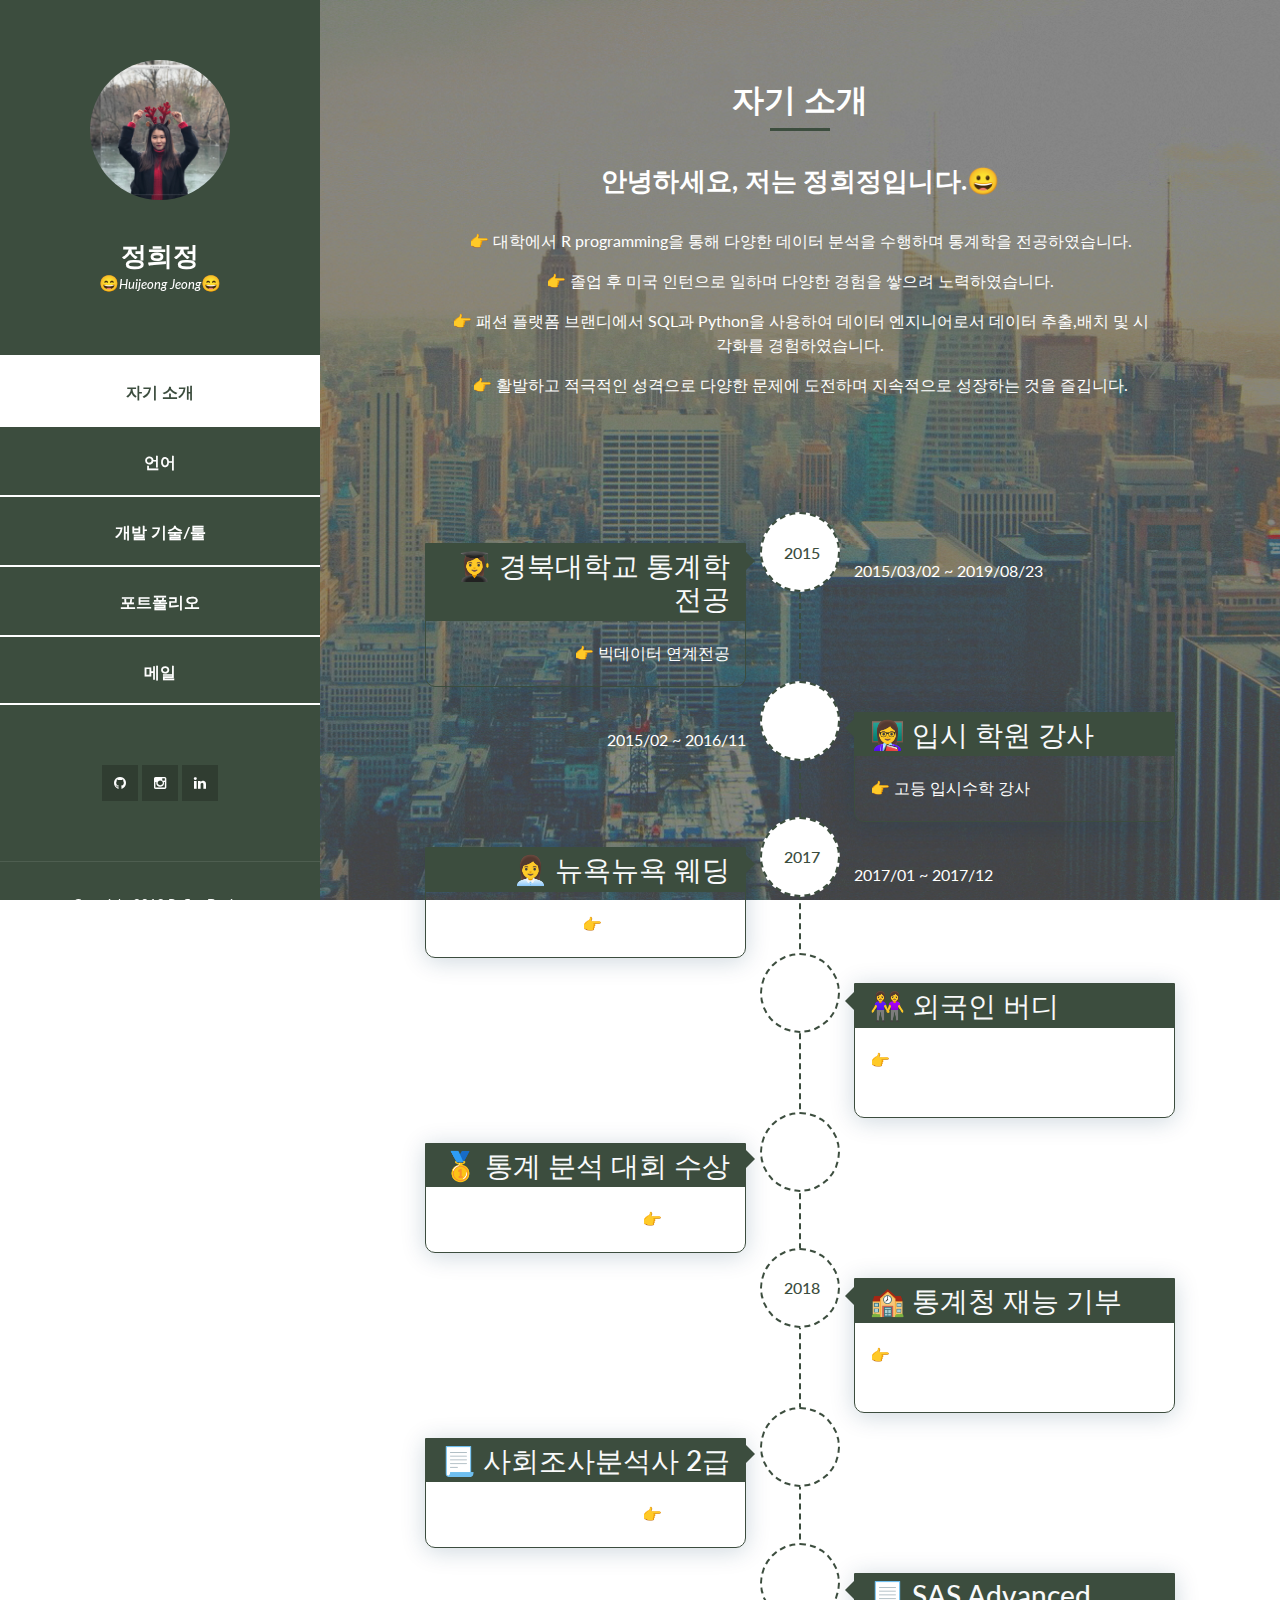
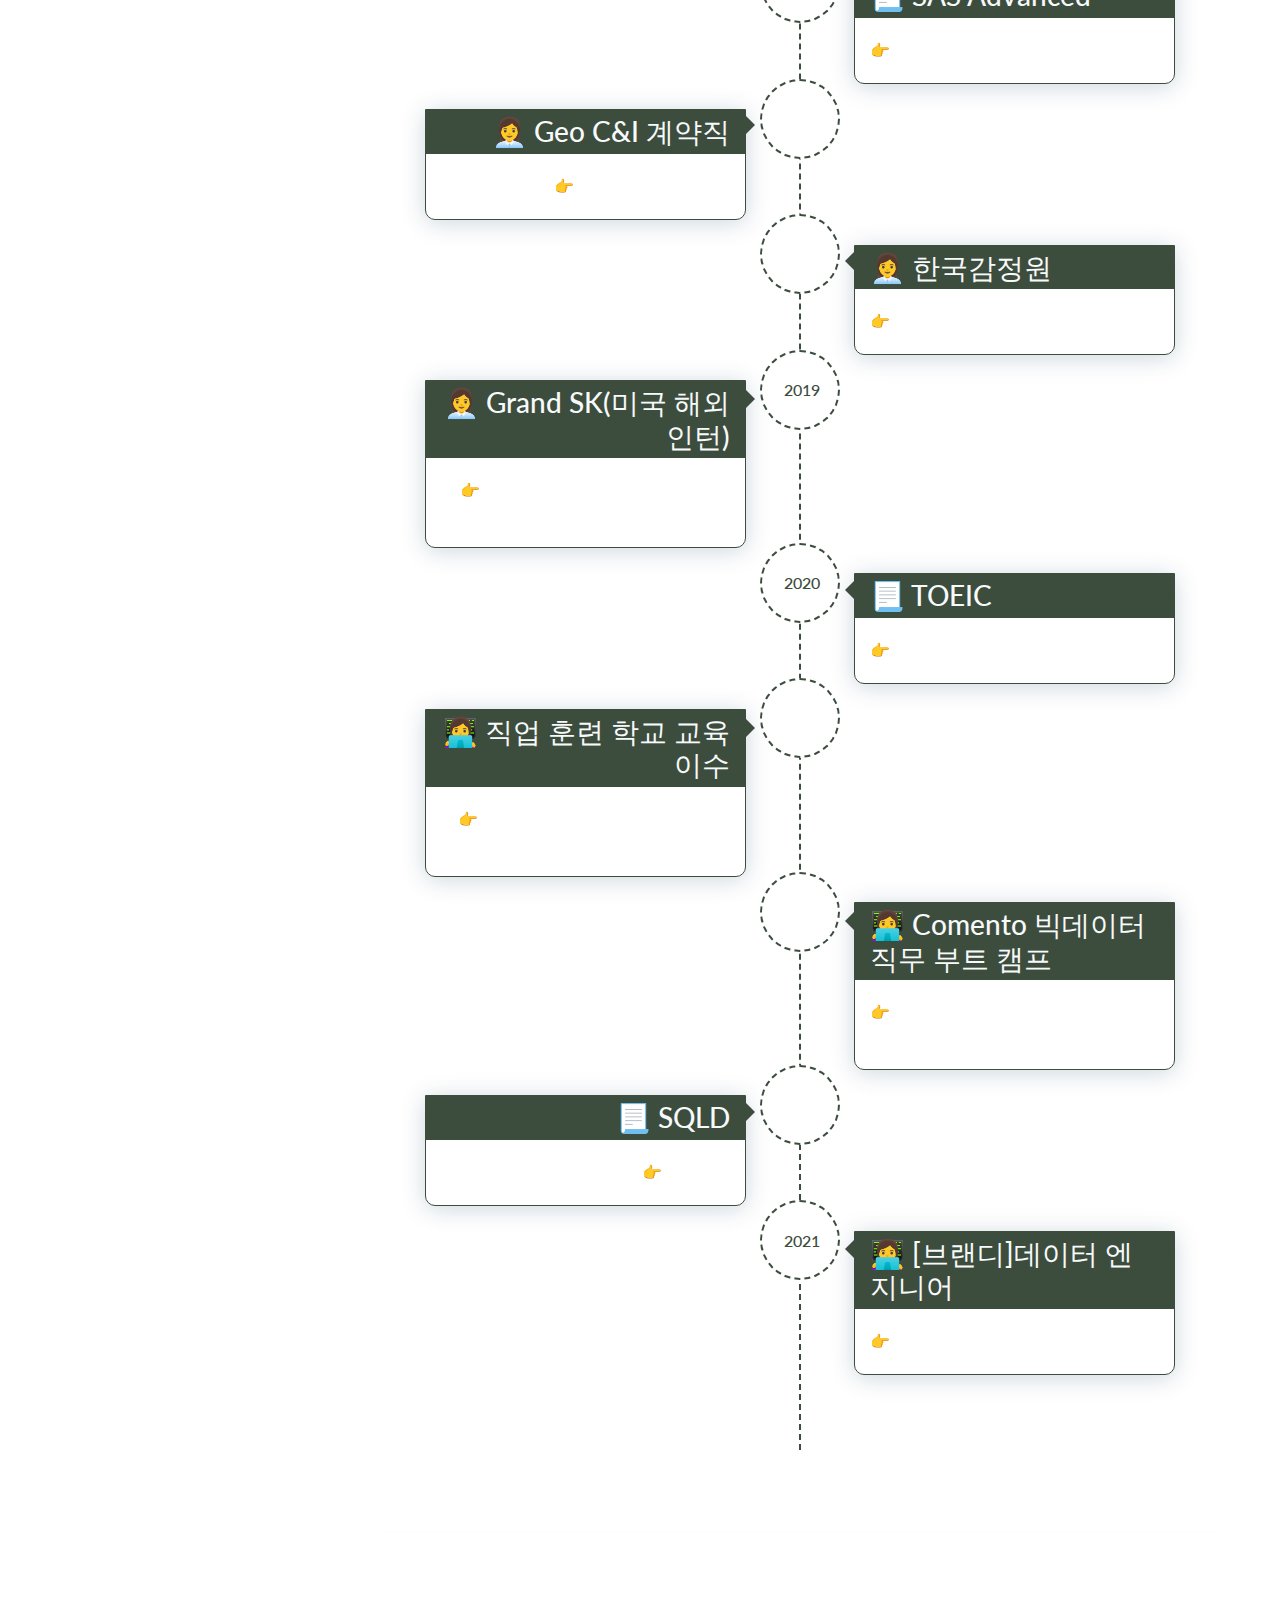
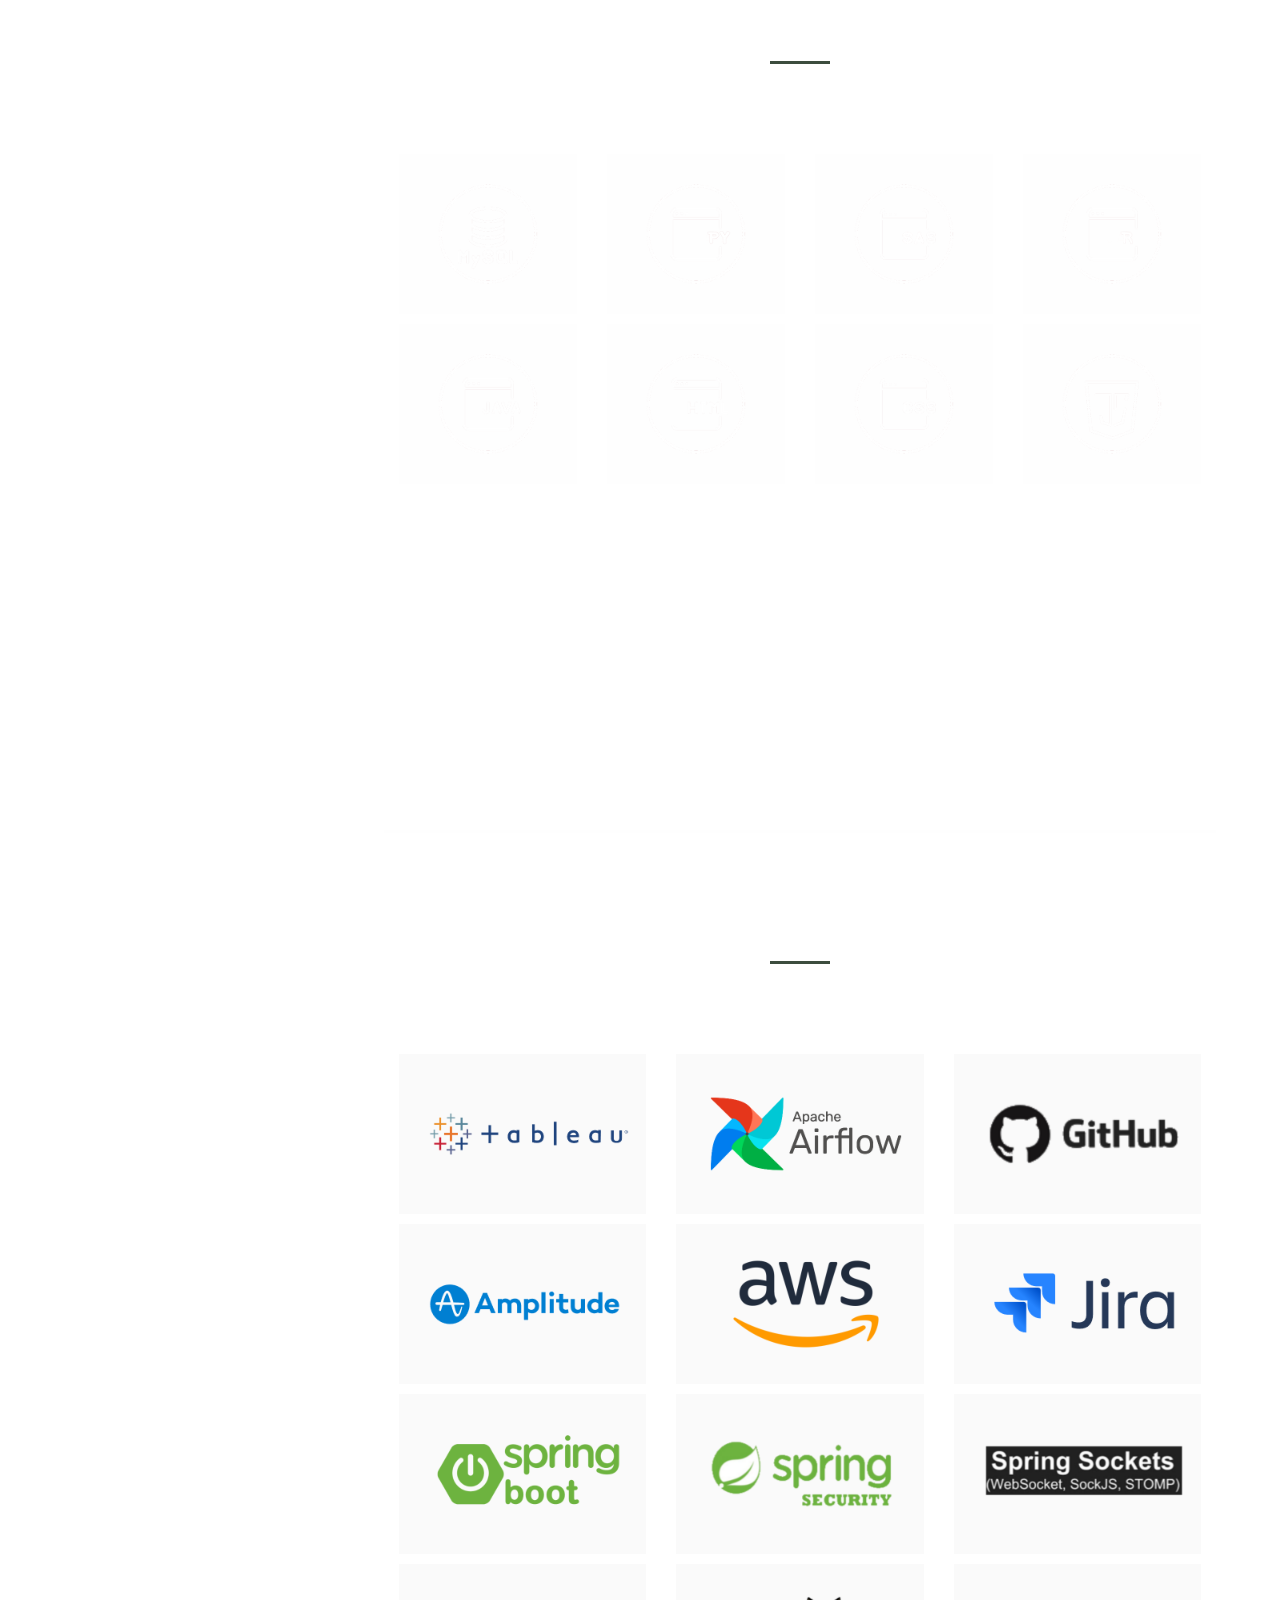
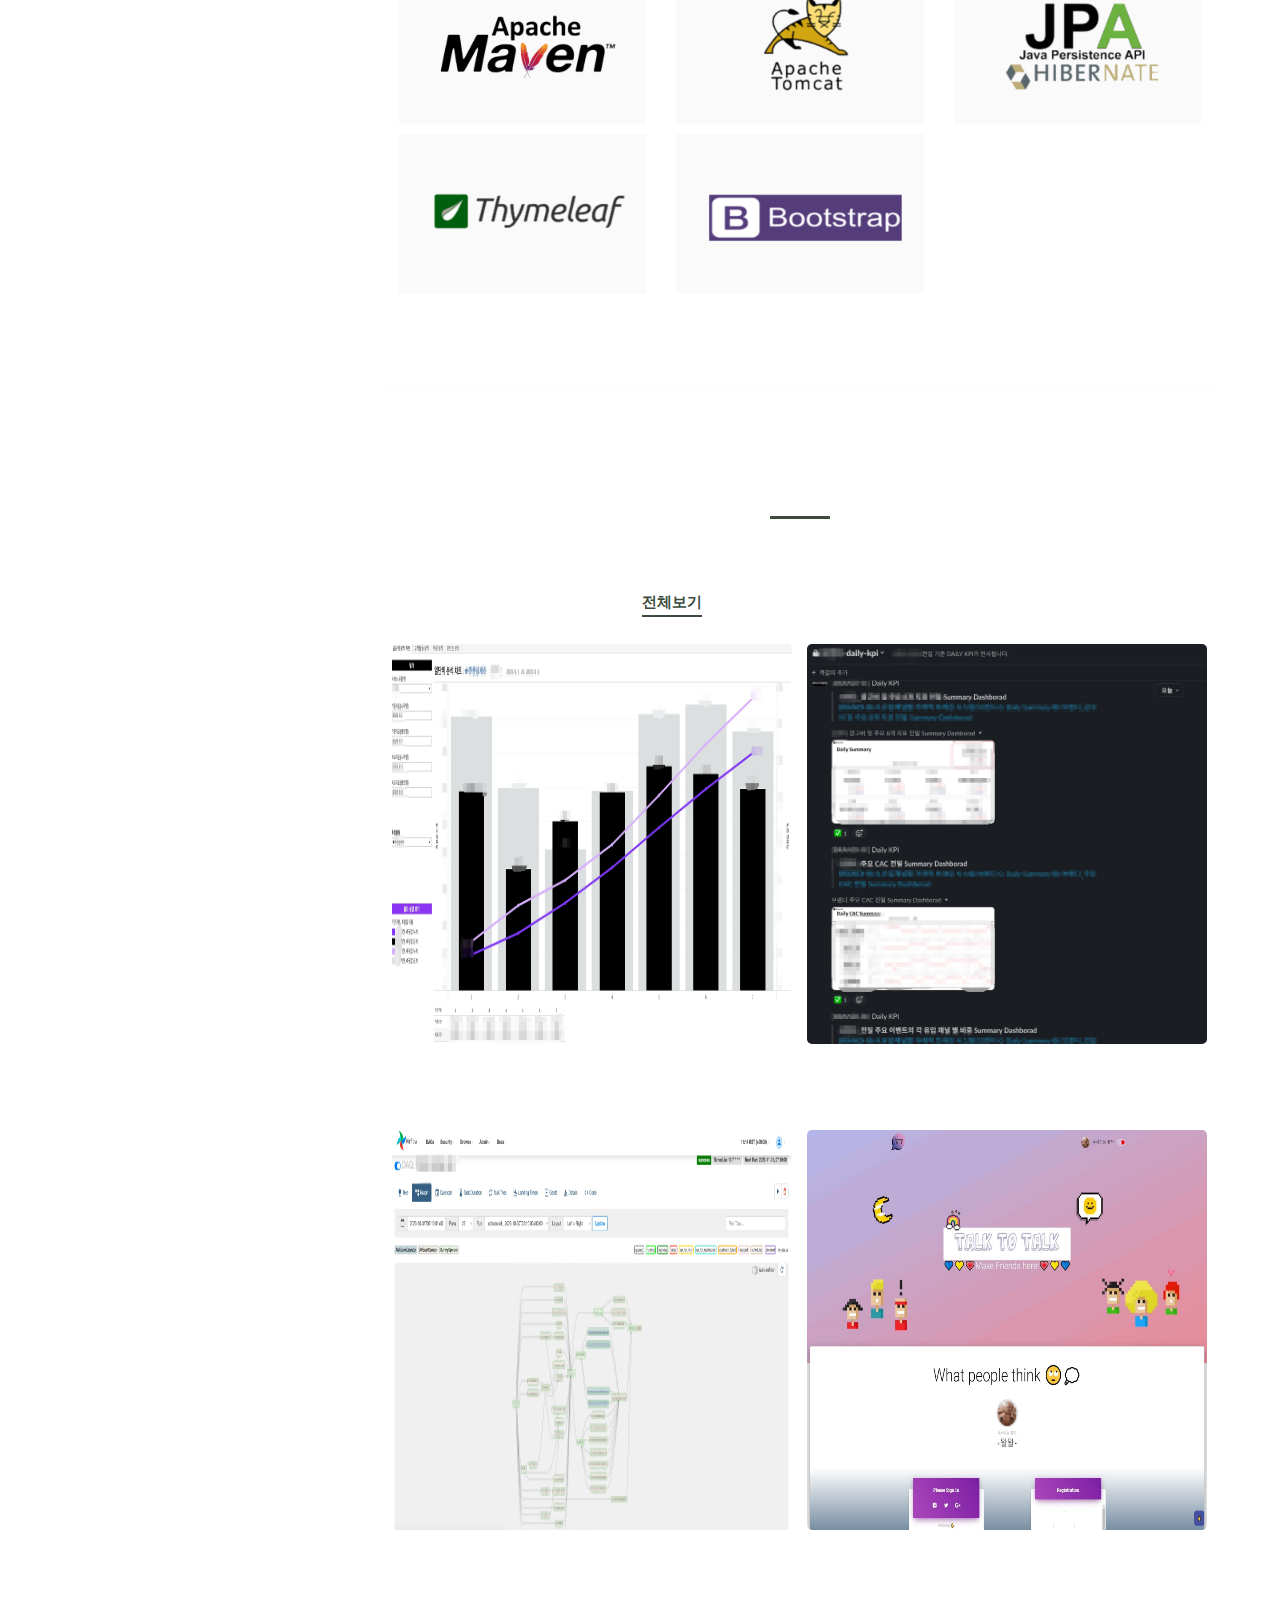
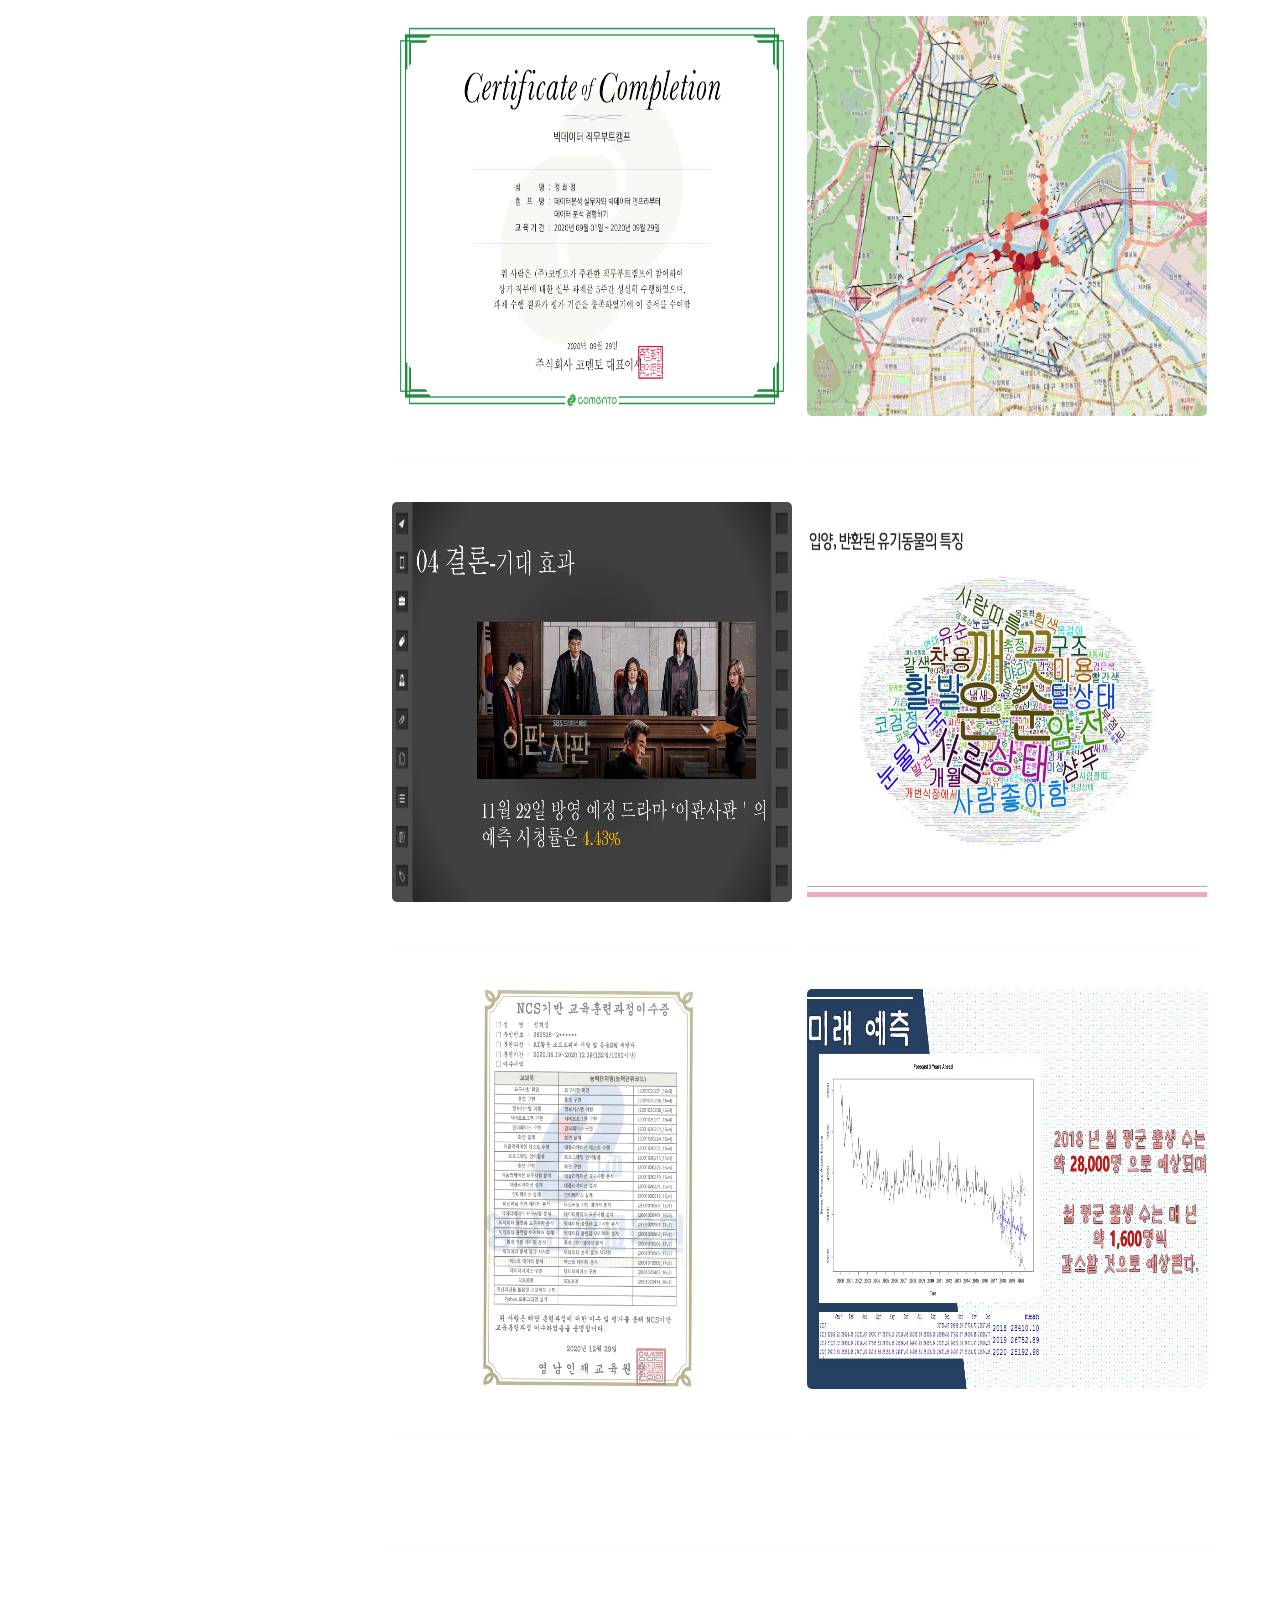
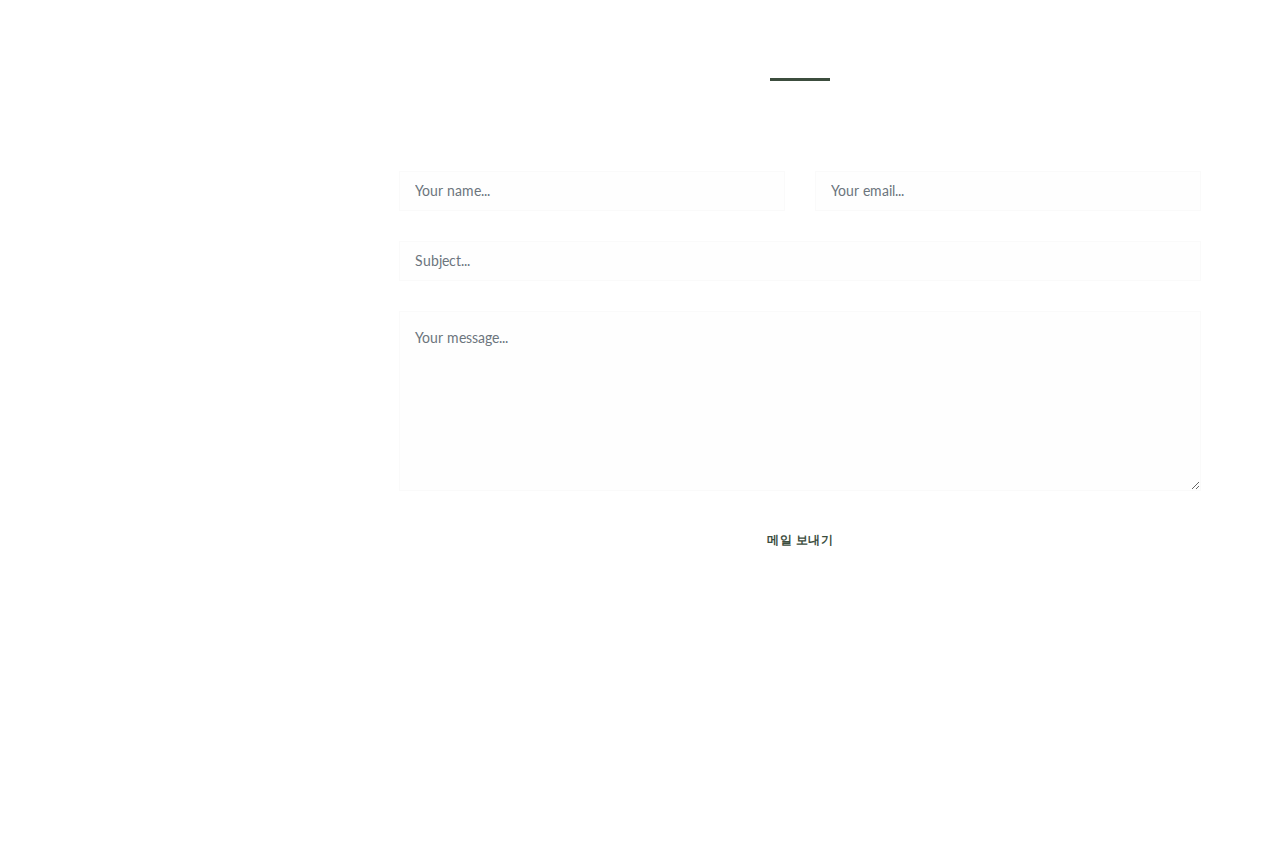
<file: index.html>
<!DOCTYPE html>
<html lang="en">
  <head>
    <meta charset="utf-8" />
    <meta name="viewport" content="width=device-width, initial-scale=1, shrink-to-fit=no" />
    <meta name="description" content="" />
    <meta name="author" content="" />
    <link href="https://fonts.googleapis.com/css?family=Lato:100,300,400,700,900" rel="stylesheet" />
    <title>HuijeongJeong</title>
	<!-- Reflux Template https://templatemo.com/tm-531-reflux -->
    <!-- Bootstrap core CSS -->
    <link href="vendor/bootstrap/css/bootstrap.min.css" rel="stylesheet" />
	<link rel="shortcut icon" href="assets/images/icon.ico">

    <!-- Additional CSS Files -->
    <link rel="stylesheet" href="assets/css/fontawesome.css" />
    <link rel="stylesheet" href="assets/css/templatemo-style.css" />
    <link rel="stylesheet" href="assets/css/owl.css" />
    <link rel="stylesheet" href="assets/css/lightbox.css" />
    <style>
    
	.timeline {
	    padding: 50px 0;
	    position: relative;
	}
	.timeline-nodes {
	        padding-bottom: 25px;
	        position: relative;
	    }
	.timeline-nodes:nth-child(even) {
	    flex-direction: row-reverse;
	}
	.timeline h3, .timeline p {
	    padding: 5px 15px;
	} 
	.timeline h3{
	    background: #3c4d3e;
	}
	.timeline p, .timeline time {
	    color: #fff;
	}
	.timeline::before {
	    content: "";
	    display: block;
	    position: absolute;
	    top: 0;
	    left: 50%;
	    width: 0;
	    border-left: 2px dashed #3c4d3e;
	    height: 100%;
	    z-index: 1;
	    transform: translateX(-50%);
	}
	.timeline-content {
	    border: 1px solid #3c4d3e;
	    position: relative;
	    border-radius: 0 0 10px 10px;
	    box-shadow: 0px 3px 25px 0px rgba(10, 55, 90, 0.2)
	}
	.timeline-nodes:nth-child(odd) h3,
	.timeline-nodes:nth-child(odd) p {
	    text-align: right;
	}
	.timeline-nodes:nth-child(odd) .timeline-date {
	    text-align: left;
	}
	 
	.timeline-nodes:nth-child(even) .timeline-date {
	    text-align: right;
	}
	.timeline-nodes:nth-child(odd) .timeline-content::after {
	    content: "";
	    position: absolute;
	    top: 5%;
	    left: 100%;
	    width: 0;
	    border-left: 10px solid #3c4d3e;
	    border-top: 10px solid transparent;
	    border-bottom: 10px solid transparent;
	}
	.timeline-nodes:nth-child(even) .timeline-content::after {
	    content: "";
	    position: absolute;
	    top: 5%;
	    right: 100%;
	    width: 0;
	    border-right: 10px solid #3c4d3e;
	    border-top: 10px solid transparent;
	    border-bottom: 10px solid transparent;
	}
	.timeline-year {
	    position: relative;
	    z-index: 100;
	    text-align: center;
	}
	.timeline-year::before {
	    content: "";
	    width: 80px;
	    height: 80px;
	    border: 2px dashed #3c4d3e;
	    border-radius: 50%;
	    display: block;
	    position: absolute;
	    top: 50%;
	    left: 50%;
	    transform: translate(-50%,-50%);
	    background-color: #fff;
	    z-index: 1;
	    text-align: center;
	}
	.timeline-year h6 {
	    position: relative;
	    z-index: 100;
	    color: #3c4d3e;
	    margin:0;
	    padding:0;
	    text-align: center;
	}
	/*small device style*/
	@media (max-width: 767px) {
	    .timeline-nodes:nth-child(odd) h3,
	    .timeline-nodes:nth-child(odd) p {
	    text-align: left
	}
	.timeline-nodes:nth-child(even) {
	    flex-direction: row;
	}
	    .timeline::before {
	    content: "";
	    display: block;
	    position: absolute;
	    top: 0;
	    left: 4%;
	    width: 0;
	    border-left: 2px dashed #3c4d3e;
	    height: 100%;
	    z-index: 1;
	    transform: translateX(-50%);
	}
	.timeline-year {
	    position: absolute;
	    left: 0%;
	    top: 60px;
	}
	.timeline-nodes:nth-child(odd) .timeline-content::after {
	    content: "";
	    position: absolute;
	    top: 5%;
	    left: auto;
	    right: 100%;
	    width: 0;
	    border-left: 0;
	    border-right: 10px solid #3c4d3e;
	    border-top: 10px solid transparent;
	    border-bottom: 10px solid transparent;
	}
	.timeline-nodes:nth-child(even) .timeline-content::after {
	    content: "";
	    position: absolute;
	    top: 5%;
	    right: 100%;
	    width: 0;
	    border-right: 10px solid #3c4d3e;
	    border-top: 10px solid transparent;
	    border-bottom: 10px solid transparent;
	}
	.timeline-nodes:nth-child(even) .timeline-date {
	    text-align: left;
	}
	.timeline-year::before {
	    width: 65px;
	    height: 65px;
	}
	}
	
	/*extra small device style */
	@media (max-width: 575px) {
	    .timeline::before {
	    content: "";
	    display: block;
	    position: absolute;
	    top: 0;
	    left: 3%;
	}
	.timeline-year {
	    position: absolute;
	    left: -5%;
	    }
	.timeline-year::before {
	    width: 60px;
	    height: 60px;
	}
	}
	</style>
  </head>

  <body>
    <div id="page-wraper">
      <!-- Sidebar Menu -->
      <div class="responsive-nav">
        <i class="fa fa-bars" id="menu-toggle"></i>
        <div id="menu" class="menu">
          <i class="fa fa-times" id="menu-close"></i>
          <div class="container">
            <div class="image">
              <a href="#"><img src="assets/images/Christmas.JPG" alt="" /></a>
            </div>
            <div class="author-content">
              <h4>정희정</h4>
              😄<span>Huijeong Jeong</span>😄
            </div>
            <nav class="main-nav" role="navigation">
              <ul class="main-menu">
                <li><a href="#section1">자기 소개</a></li>
                <li><a href="#section2">언어</a></li>
                <li><a href="#section2-1">개발 기술/툴</a></li>
                <li><a href="#section3">포트폴리오</a></li>
                <li><a href="#section4">메일</a></li>
              </ul>
            </nav>
            <div class="social-network">
              <ul class="soial-icons">
                <li>
                  <a href="https://github.com/heejungjung"><i class="fa fa-github"></i></a>
                </li>
                <li>
                  <a href="https://www.instagram.com/j.amy_jeong/"><i class="fa fa-instagram"></i></a>
                </li>
                <li>
                  <a href="https://www.linkedin.com/in/huijeong-jeong-519a0017b/"><i class="fa fa-linkedin"></i></a>
                </li>
              </ul>
            </div>
            <div class="copyright-text">
              <p>Copyright 2019 Reflux Design</p>
              <p>Icon:Pixel perfect from www.flaticon.com</p>
            </div>
          </div>
        </div>
      </div>

      <section class="section about-me" data-section="section1">
        <div class="container">
          <div class="section-heading">
            <h2>자기 소개</h2>
            <div class="line-dec"></div><br>
            <h4>안녕하세요, 저는 정희정입니다.😀</h4><br>
              <p>👉 대학에서 R programming을 통해 다양한 데이터 분석을 수행하며 통계학을 전공하였습니다.</p>
              <p>👉 졸업 후 미국 인턴으로 일하며 다양한 경험을 쌓으려 노력하였습니다.</p>
              <p>👉 패션 플랫폼 브랜디에서 SQL과 Python을 사용하여 데이터 엔지니어로서 데이터 추출,배치 및 시각화를 경험하였습니다.</p>
              <p>👉 활발하고 적극적인 성격으로 다양한 문제에 도전하며 지속적으로 성장하는 것을 즐깁니다.</p>
          </div>
          
          <div class="right-image-post">
          <div class="container">
		      <div class="timeline">
		        <div class="row no-gutters justify-content-end justify-content-md-around align-items-start  timeline-nodes">
		          <div class="col-10 col-md-5 order-3 order-md-1 timeline-content">
		            <h3 class=" text-light">👩‍🎓 경북대학교 통계학 전공</h3>
		            <p>👉 빅데이터 연계전공</p>
		          </div>
		          <div class="col-2 col-sm-1 px-md-3 order-2 timeline-year text-md-center">
		            <h6>2015</h6>
		          </div>
		          <div class="col-10 col-md-5 order-1 order-md-3 py-3 timeline-date">
		            <time>2015/03/02 ~ 2019/08/23</time>
		          </div>
		        </div>
		        <div class="row no-gutters justify-content-end justify-content-md-around align-items-start  timeline-nodes">
		          <div class="col-10 col-md-5 order-3 order-md-1 timeline-content">
		            <h3 class=" text-light">👩‍🏫 입시 학원 강사</h3>
		            <p>👉 고등 입시수학 강사</p>
		          </div>
		          <div class="col-2 col-sm-1 px-md-3 order-2 timeline-year text-md-center">
		            <h6>&nbsp;&nbsp;&nbsp;&nbsp;</h6>
		          </div>
		          <div class="col-10 col-md-5 order-1 order-md-3 py-3 timeline-date">
		            <time>2015/02 ~ 2016/11</time>
		          </div>
		        </div>
		        <div class="row no-gutters justify-content-end justify-content-md-around align-items-start  timeline-nodes">
		          <div class="col-10 col-md-5 order-3 order-md-1 timeline-content">
		            <h3 class=" text-light">👩‍💼 뉴욕뉴욕 웨딩</h3>
		            <p>👉 조명 및 음향 관리</p>
		          </div>
		          <div class="col-2 col-sm-1 px-md-3 order-2 timeline-year text-md-center">
		            <h6>2017</h6>
		          </div>
		          <div class="col-10 col-md-5 order-1 order-md-3 py-3 timeline-date">
		            <time>2017/01 ~ 2017/12</time>
		          </div>
		        </div>
		        <div class="row no-gutters justify-content-end justify-content-md-around align-items-start  timeline-nodes">
		          <div class="col-10 col-md-5 order-3 order-md-1 timeline-content">
		            <h3 class=" text-light">👭 외국인 버디</h3>
		            <p>👉 교내 외국인 입학생들의 적응을 도와주는 봉사 활동</p>
		          </div>
		          <div class="col-2 col-sm-1 px-md-3 order-2 timeline-year text-md-center">
		            <h6>&nbsp;&nbsp;&nbsp;&nbsp;</h6>
		          </div>
		          <div class="col-10 col-md-5 order-1 order-md-3 py-3 timeline-date">
		            <time>2017/03 ~ 2017/06</time>
		          </div>
		        </div>
		        <div class="row no-gutters justify-content-end justify-content-md-around align-items-start  timeline-nodes">
		          <div class="col-10 col-md-5 order-3 order-md-1 timeline-content">
		            <h3 class=" text-light">🥇 통계 분석 대회 수상</h3>
		            <p>👉 최우수상</p>
		          </div>
		          <div class="col-2 col-sm-1 px-md-3 order-2 timeline-year text-md-center">
		            <h6>&nbsp;&nbsp;&nbsp;&nbsp;</h6>
		          </div>
		          <div class="col-10 col-md-5 order-1 order-md-3 py-3 timeline-date">
		            <time>2017/11/22</time>
		          </div>
		        </div>
		        <div class="row no-gutters justify-content-end justify-content-md-around align-items-start  timeline-nodes">
		          <div class="col-10 col-md-5 order-3 order-md-1 timeline-content">
                <h3 class=" text-light">🏫 통계청 재능 기부</h3>
                <p>👉 중고등학생 대상 통계 및 빅데이터 특별 수업 진행</p>
		          </div>
		          <div class="col-2 col-sm-1 px-md-3 order-2 timeline-year text-md-center">
		            <h6>2018</h6>
		          </div>
		          <div class="col-10 col-md-5 order-1 order-md-3 py-3 timeline-date">
		            <time>2018/03 ~ 2018/11</time>
		          </div>
		        </div>
		        <div class="row no-gutters justify-content-end justify-content-md-around align-items-start  timeline-nodes">
		          <div class="col-10 col-md-5 order-3 order-md-1 timeline-content">
		            <h3 class=" text-light">📃 사회조사분석사 2급</h3>
		            <p>👉 최종합격</p>
		          </div>
		          <div class="col-2 col-sm-1 px-md-3 order-2 timeline-year text-md-center">
		            <h6>&nbsp;&nbsp;&nbsp;&nbsp;</h6>
		          </div>
		          <div class="col-10 col-md-5 order-1 order-md-3 py-3 timeline-date">
		            <time>2018/07/07</time>
		          </div>
		        </div>
		        <div class="row no-gutters justify-content-end justify-content-md-around align-items-start  timeline-nodes">
		          <div class="col-10 col-md-5 order-3 order-md-1 timeline-content">
		            <h3 class=" text-light">📃 SAS Advanced</h3>
		            <p>👉 최종합격</p>
		          </div>
		          <div class="col-2 col-sm-1 px-md-3 order-2 timeline-year text-md-center">
		            <h6>&nbsp;&nbsp;&nbsp;&nbsp;</h6>
		          </div>
		          <div class="col-10 col-md-5 order-1 order-md-3 py-3 timeline-date">
		            <time>2018/08/04</time>
		          </div>
		        </div>
		        <div class="row no-gutters justify-content-end justify-content-md-around align-items-start  timeline-nodes">
		          <div class="col-10 col-md-5 order-3 order-md-1 timeline-content">
		            <h3 class=" text-light">👩‍💼 Geo C&I 계약직</h3>
		            <p>👉 산림 데이터 사무보조</p>
		          </div>
		          <div class="col-2 col-sm-1 px-md-3 order-2 timeline-year text-md-center">
		            <h6>&nbsp;&nbsp;&nbsp;&nbsp;</h6>
		          </div>
		          <div class="col-10 col-md-5 order-1 order-md-3 py-3 timeline-date">
		            <time>2018/09 ~ 2018/11</time>
		          </div>
		        </div>
		        <div class="row no-gutters justify-content-end justify-content-md-around align-items-start  timeline-nodes">
		          <div class="col-10 col-md-5 order-3 order-md-1 timeline-content">
		            <h3 class=" text-light">👩‍💼 한국감정원</h3>
		            <p>👉 부동산 데이터 전산 입력 및 서류 검토</p>
		          </div>
		          <div class="col-2 col-sm-1 px-md-3 order-2 timeline-year text-md-center">
		            <h6>&nbsp;&nbsp;&nbsp;&nbsp;</h6>
		          </div>
		          <div class="col-10 col-md-5 order-1 order-md-3 py-3 timeline-date">
		            <time>2018/11 ~ 2018/12</time>
                <br>
		            <time>2019/08 ~ 2019/09</time>
		          </div>
		        </div>
		        <div class="row no-gutters justify-content-end justify-content-md-around align-items-start  timeline-nodes">
		          <div class="col-10 col-md-5 order-3 order-md-1 timeline-content">
		            <h3 class=" text-light">👩‍💼 Grand SK(미국 해외 인턴)</h3>
		            <p>👉 Supply팀 재고 관리,소싱 및 invoice 발행</p>
		          </div>
		          <div class="col-2 col-sm-1 px-md-3 order-2 timeline-year text-md-center">
		            <h6>2019</h6>
		          </div>
		          <div class="col-10 col-md-5 order-1 order-md-3 py-3 timeline-date">
		            <time>2019/10/07 ~ 2020/04/03</time>
		          </div>
		        </div>
		        <div class="row no-gutters justify-content-end justify-content-md-around align-items-start  timeline-nodes">
		          <div class="col-10 col-md-5 order-3 order-md-1 timeline-content">
		            <h3 class=" text-light">📃 TOEIC</h3>
		            <p>👉 870</p>
		          </div>
		          <div class="col-2 col-sm-1 px-md-3 order-2 timeline-year text-md-center">
		            <h6>2020</h6>
		          </div>
		          <div class="col-10 col-md-5 order-1 order-md-3 py-3 timeline-date">
		            <time>2020/09/13</time>
		          </div>
		        </div>
		        <div class="row no-gutters justify-content-end justify-content-md-around align-items-start  timeline-nodes">
		          <div class="col-10 col-md-5 order-3 order-md-1 timeline-content">
		            <h3 class=" text-light">👩‍💻 직업 훈련 학교 교육 이수</h3>
		            <p>👉 AI활용 소프트웨어 개발 및 응용SW 개발자 과정</p>
		          </div>
		          <div class="col-2 col-sm-1 px-md-3 order-2 timeline-year text-md-center">
		            <h6>&nbsp;&nbsp;&nbsp;&nbsp;</h6>
		          </div>
		          <div class="col-10 col-md-5 order-1 order-md-3 py-3 timeline-date">
		            <time>2020/06 ~ 2020/12</time>
		          </div>
		        </div>
		        <div class="row no-gutters justify-content-end justify-content-md-around align-items-start  timeline-nodes">
		          <div class="col-10 col-md-5 order-3 order-md-1 timeline-content">
		            <h3 class=" text-light">👩‍💻 Comento 빅데이터 직무 부트 캠프</h3>
		            <p>👉 실무자와 빅데이터 인프라부터 데이터 분석 경험</p>
		          </div>
		          <div class="col-2 col-sm-1 px-md-3 order-2 timeline-year text-md-center">
		            <h6>&nbsp;&nbsp;&nbsp;&nbsp;</h6>
		          </div>
		          <div class="col-10 col-md-5 order-1 order-md-3 py-3 timeline-date">
		            <time>2020/09/01 ~ 2020/09/29</time>
		          </div>
		        </div>
		        <div class="row no-gutters justify-content-end justify-content-md-around align-items-start  timeline-nodes">
		          <div class="col-10 col-md-5 order-3 order-md-1 timeline-content">
		            <h3 class=" text-light">📃 SQLD</h3>
		            <p>👉 최종합격</p>
		          </div>
		          <div class="col-2 col-sm-1 px-md-3 order-2 timeline-year text-md-center">
		            <h6>&nbsp;&nbsp;&nbsp;&nbsp;</h6>
		          </div>
		          <div class="col-10 col-md-5 order-1 order-md-3 py-3 timeline-date">
		            <time>2020/12/29</time>
		          </div>
		        </div>
		        <div class="row no-gutters justify-content-end justify-content-md-around align-items-start  timeline-nodes">
		          <div class="col-10 col-md-5 order-3 order-md-1 timeline-content">
		            <h3 class=" text-light">👩‍💻 [브랜디]데이터 엔지니어</h3>
		            <p>👉 데이터 추출/배치/BI 생성</p>
		          </div>
		          <div class="col-2 col-sm-1 px-md-3 order-2 timeline-year text-md-center">
		            <h6>2021</h6>
		          </div>
		          <div class="col-10 col-md-5 order-1 order-md-3 py-3 timeline-date">
		            <time>2021/04/06 ~ 2023-12/20</time>
		          </div>
		        </div>
		      </div>
			</div>
          </div>
        </div>
      </section>

      <section class="section my-services" data-section="section2">
        <div class="container">
          <div class="section-heading">
            <h2>언어</h2>
            <div class="line-dec"></div>
          </div>
          <div class="row">
            <div class="col-md-3">
              <div class="service-item">
                <div class="mysql-service-icon service-icon"></div>
              </div>
            </div>
            <div class="col-md-3">
              <div class="service-item">
                <div class="py-service-icon service-icon"></div>
              </div>
            </div>
            <div class="col-md-3">
              <div class="service-item">
                <div class="sas-service-icon service-icon"></div>
              </div>
            </div>
            <div class="col-md-3">
              <div class="service-item">
                <div class="r-service-icon service-icon"></div>
              </div>
            </div>
            <div class="col-md-3">
              <div class="service-item">
                <div class="java-service-icon service-icon"></div>
              </div>
            </div>
            <div class="col-md-3">
              <div class="service-item">
                <div class="html-service-icon service-icon"></div>
              </div>
            </div>
            <div class="col-md-3">
              <div class="service-item">
                <div class="css-service-icon service-icon"></div>
              </div>
            </div>
            <div class="col-md-3">
              <div class="service-item">
                <div class="js-service-icon service-icon"></div>
              </div>
            </div>
          </div>
        </div>
      </section>

      <section class="section my-services" data-section="section2-1">
        <div class="container">
          <div class="section-heading">
            <h2>개발 기술/툴</h2>
            <div class="line-dec"></div>
          </div>
          <div class="row">
            <div class="col-md-4">
              <div class="service-item2">
                <div class="tableau-service-icon service-icon"></div>
              </div>
            </div>
            <div class="col-md-4">
              <div class="service-item2">
                <div class="airflow-service-icon service-icon"></div>
              </div>
            </div>
            <div class="col-md-4">
              <div class="service-item2">
                <div class="github-service-icon service-icon"></div>
              </div>
            </div>
            <div class="col-md-4">
              <div class="service-item2">
                <div class="amplitude-service-icon service-icon"></div>
              </div>
            </div>
            <div class="col-md-4">
              <div class="service-item2">
                <div class="aws-service-icon service-icon"></div>
              </div>
            </div>
            <div class="col-md-4">
              <div class="service-item2">
                <div class="jira-service-icon service-icon"></div>
              </div>
            </div>
            <div class="col-md-4">
              <div class="service-item2">
                <div class="springboot-service-icon service-icon"></div>
              </div>
            </div>
            <div class="col-md-4">
              <div class="service-item2">
                <div class="springsecurity-service-icon service-icon"></div>
              </div>
            </div>
            <div class="col-md-4">
              <div class="service-item2">
                <div class="springsockets-service-icon service-icon"></div>
              </div>
            </div>
            <div class="col-md-4">
              <div class="service-item2">
                <div class="maven-service-icon service-icon"></div>
              </div>
            </div>
            <div class="col-md-4">
              <div class="service-item2">
                <div class="tomcat-service-icon service-icon"></div>
              </div>
            </div>
            <div class="col-md-4">
              <div class="service-item2">
                <div class="jpa-service-icon service-icon"></div>
              </div>
            </div>
            <div class="col-md-4">
              <div class="service-item2">
                <div class="thymeleaf-service-icon service-icon"></div>
              </div>
            </div>
            <div class="col-md-4">
              <div class="service-item2">
                <div class="bootstrap-service-icon service-icon"></div>
              </div>
            </div>
          </div>
        </div>
      </section>

      <section class="section my-work" data-section="section3">
        <div class="container">
          <div class="section-heading">
            <h2>포트폴리오</h2>
            <div class="line-dec"></div>
          </div>
          <div class="row">
            <div class="isotope-wrapper">
              <form class="isotope-toolbar">
                <label>
                	<input type="radio" data-type="*" checked="" name="isotope-filter"/>
                  <span>전체보기</span></label>
                <label>
                	<input type="radio" data-type="analysis" name="isotope-filter"/>
                  <span>데이터 분석</span></label>
                <label>
                	<input type="radio" data-type="project" name="isotope-filter"/>
                  <span>프로젝트</span></label>
                <label>
                	<input type="radio" data-type="contest" name="isotope-filter"/>
                  <span>공모전</span></label>
              </form>
              <div class="isotope-box">
                <div class="isotope-item" data-type="project">
                  <figure class="snip1321">
                    <img src="assets/images/tableau.jpg" alt="tableau"/>
                    <figcaption>
                      <a href="assets/images/tableau.jpg" data-lightbox="tableau" data-title="Caption">
                      <i class="fa fa-search"></i></a>
                      <h4>Tableau</h4>
                      <span>
                        수요가 많은 데이터에 대해서는 태블로를 이용하여 10분마다 업데이트 되는 데이터를 확인할 수 있도록 하였습니다.
                      </span>
                    </figcaption>
                  </figure>
                </div>
                <div class="isotope-item" data-type="project">
                  <figure class="snip1321">
                    <img src="assets/images/slack.jpg" alt="slack"/>
                    <figcaption>
                      <a href="assets/images/slack.jpg" data-lightbox="slack" data-title="Caption">
                      <i class="fa fa-search"></i></a>
                      <h4>Slack</h4>
                      <span>
                        만들어진 다양한 태블로 프로젝트 중, 주요한 건들은 사업부에서 로그인 없이 확인할 수 있도록 매일 아침 슬랙 발송하도록 자동화 하였습니다.
                      </span>
                    </figcaption>
                  </figure>
                </div>
                <div class="isotope-item" data-type="project">
                  <figure class="snip1321">
                    <img src="assets/images/airflow.jpg" alt="airflow"/>
                    <figcaption>
                      <a href="assets/images/airflow.jpg" data-lightbox="airflow" data-title="Caption">
                      <i class="fa fa-search"></i></a>
                      <h4>Airflow</h4>
                      <span>
                        Airflow를 이용하여 매일 돌아가는 배치를 관리했습니다.<br>
                        (이전에는 AWS Batch 사용)
                      </span>
                    </figcaption>
                  </figure>
                </div>
                <div class="isotope-item" data-type="project">
                  <figure class="snip1321">
                    <img src="assets/images/ttt.JPG" alt="Talk To Talk"/>
                    <figcaption>
                      <a href="assets/images/ttt.JPG" data-lightbox="Talk To Talk" data-title="Caption">
                      <i class="fa fa-search"></i></a>
                      <h4>Talk To Talk</h4>
                      <span>
                        [직업 훈련 과정]에서의 프로젝트, 채팅 웹사이트입니다.<br>
                        (Spring boot,MySQL)<br>
                        (후에 다양한 채팅 통계 자료를 추가하여 기능을 완성시킬 예정입니다.)
                      </span>
	                  <!-- <div class="white-button">
	                    <a href="https://github.com/heejungjung/TalkToTalk">Visit</a>
	                  </div> -->
                    </figcaption>
                  </figure>
                </div>
                <div class="isotope-item" data-type="analysis">
                  <figure class="snip1321">
                    <img src="assets/images/comento.jpg" alt="Comento"/>
                    <figcaption>
                      <a href="assets/images/comento.jpg" data-lightbox="Comento" data-title="Caption">
                      <i class="fa fa-search"></i></a>
                      <h4>Comento</h4>
                      <span>
                        데이터 분석가로서의 실무를 경험하고자 온라인 직무 체험 캠프에 참여하였습니다.<br>
                        (R programming)<br>
                        총 한달 간의 직무 체험 캠프를 통해서 복잡한 실무 데이터에 대한 대처 방법과 효율적인 문서화 방법을 배울 수 있었습니다.<br>
                        또한, 현직 멘토님으로부터 좋은 데이터 분석가가 되기 위한 조언을 얻어 앞으로의 방향성을 수립하는 데 좋은 경험이 되었습니다.<br>
                      </span>
                    </figcaption>
                  </figure>
                </div>
                <div class="isotope-item" data-type="analysis">
                  <figure class="snip1321">
                    <img src="assets/images/MathematicalBigdata.JPG" alt="MathematicalBigdata"/>
                    <figcaption>
                      <a href="assets/images/MathematicalBigdata.JPG" data-lightbox="효율적 선거운동 지역 모색" data-title="Caption">
                      <i class="fa fa-search"></i></a>
                      <h4>효율적 선거운동 지역 모색</h4>
                      <span>
                        학기 중에 수행한 프로젝트로, network를 통해 선거운동을 위한 가장 효율적인 장소 분석해보았습니다.<br>
                        (QGis,Gephi,Python)<br>
                      	사이트(http://nodelink.its.go.kr/)에서 받은 node와 link 파일을 이용.<br>
                        A 지역의 중요성을 보기 위해서는 A 지역을 제외한 지역을 지나는 사람들이 다른 지역으로 이동할 때, A를 얼마나 거쳐 가는 지를 보는 아이디어 바탕으로
                        노드들 간의 최단 경로를 계산하는 Betweenness Centrality를 이용하였습니다.</span>
                    </figcaption>
                  </figure>
                </div>
                <div class="isotope-item" data-type="contest">
                  <figure class="snip1321">
                    <img src="assets/images/drama.JPG" alt="Stat"/>
                    <figcaption>
                      <a href="assets/images/drama.JPG" data-lightbox="통계 분석 공모전" data-title="Caption">
                      <i class="fa fa-search"></i></a>
                      <h4>교내 통계 분석 공모전</h4>
                      <span>
                        '드라마 시청률 예측'을 주제로 최우수상을 수상하였습니다.<br>
                        (Python,R programming)<br>
                        Daum 사이트 주소를 이용한 드라마 정보를 크롤링하여 데이터 세트를 만들어 분석하였습니다.<br>
                      </span>
                    </figcaption>
                  </figure>
                </div>
                <div class="isotope-item" data-type="analysis">
                  <figure class="snip1321">
                    <img src="assets/images/datamining.JPG" alt="datamining"/>
                    <figcaption>
                      <a href="assets/images/datamining.JPG" data-lightbox="유기동물 입양 예측" data-title="Caption">
                      <i class="fa fa-search"></i></a>
                      <h4>유기동물 입양 예측</h4>
                      <span>
                        공공데이터 포털의 유기동물 데이터를 이용하여, 품종,외향상태,질병여부 등의 요소가 입양여부에 어떤 영향을 미치는지 분석한 프로젝트입니다.<br>
                        (R programming)
                      </span>
                    </figcaption>
                  </figure>
                </div>
                <div class="isotope-item" data-type="project">
                  <figure class="snip1321">
                    <img src="assets/images/youngnam.jpg" alt="youngnam"/>
                    <figcaption>
                      <a href="assets/images/youngnam.jpg" data-lightbox="youngnam" data-title="Caption">
                      <i class="fa fa-search"></i></a>
                      <h4>직업 훈련 이수</h4>
                      <span>
                        웹 개발을 A-Z까지 수행해보며, 다양한 에러 상황에서 스스로 해결하는 법을 많이 배웠습니다.<br>
                        DB구축,연결 및 이후의 데이터 분석까지 넓은 범위의 실습을 해볼 수 있었습니다.
                      </span>
                    </figcaption>
                  </figure>
                </div>
                <div class="isotope-item" data-type="analysis">
                  <figure class="snip1321">
                    <img src="assets/images/timeseries.JPG" alt="timeseries"/>
                    <figcaption>
                      <a href="assets/images/timeseries.JPG" data-lightbox="출생률 예측" data-title="Caption">
                      <i class="fa fa-search"></i></a>
                      <h4>출생률 예측</h4>
                      <span>
                        시계열 분석을 통하여 대한민국의 월별 출생률을 예측하는 프로젝트입니다.<br>
                        (R programming)
                      </span>
                    </figcaption>
                  </figure>
                </div>
              </div>
            </div>
          </div>
        </div>
      </section>

      <section class="section contact-me" data-section="section4">
        <div class="container">
          <div class="section-heading">
            <h2>메일</h2>
            <div class="line-dec"></div>
          </div>
          <div class="row">
            <div class="right-content">
              <div class="container">
                <form id="contact" action="mailto:junghee528@naver.com" method="post" enctype="multipart/form-data" name="EmailForm">
                  <div class="row">
                    <div class="col-md-6">
                      <fieldset>
                        <input name="name" type="text" class="form-control" id="name" placeholder="Your name..." required=""/>
                      </fieldset>
                    </div>
                    <div class="col-md-6">
                      <fieldset>
                        <input name="email" type="text" class="form-control" id="email" placeholder="Your email..." required=""/>
                      </fieldset>
                    </div>
                    <div class="col-md-12">
                      <fieldset>
                        <input name="subject" type="text" class="form-control" id="subject" placeholder="Subject..." required=""/>
                      </fieldset>
                    </div>
                    <div class="col-md-12">
                      <fieldset>
                        <textarea name="message" rows="6" class="form-control" id="message" placeholder="Your message..." required=""></textarea>
                      </fieldset>
                    </div>
                    <div class="col-md-12">
                      <fieldset>
                        <button type="submit" id="form-submit" class="button">메일 보내기</button>
                      </fieldset>
                    </div>
                  </div>
                </form>
              </div>
            </div>
          </div>
        </div>
      </section>
    </div>

    <!-- Scripts -->
    <!-- Bootstrap core JavaScript -->
    <script src="vendor/jquery/jquery.min.js"></script>
    <script src="vendor/bootstrap/js/bootstrap.bundle.min.js"></script>

    <script src="assets/js/isotope.min.js"></script>
    <script src="assets/js/owl-carousel.js"></script>
    <script src="assets/js/lightbox.js"></script>
    <script src="assets/js/custom.js"></script>
    <script>
      //according to loftblog tut
      $(".main-menu li:first").addClass("active");

      var showSection = function showSection(section, isAnimate) {
        var direction = section.replace(/#/, ""),
          reqSection = $(".section").filter(
            '[data-section="' + direction + '"]'
          ),
          reqSectionPos = reqSection.offset().top - 0;

        if (isAnimate) {
          $("body, html").animate(
            {
              scrollTop: reqSectionPos
            },
            800
          );
        } else {
          $("body, html").scrollTop(reqSectionPos);
        }
      };

      var checkSection = function checkSection() {
        $(".section").each(function() {
          var $this = $(this),
            topEdge = $this.offset().top - 80,
            bottomEdge = topEdge + $this.height(),
            wScroll = $(window).scrollTop();
          if (topEdge < wScroll && bottomEdge > wScroll) {
            var currentId = $this.data("section"),
              reqLink = $("a").filter("[href*=\\#" + currentId + "]");
            reqLink
              .closest("li")
              .addClass("active")
              .siblings()
              .removeClass("active");
          }
        });
      };

      $(".main-menu").on("click", "a", function(e) {
        e.preventDefault();
        showSection($(this).attr("href"), true);
      });

      $(window).scroll(function() {
        checkSection();
      });
    </script>
  </body>
</html>
</file>
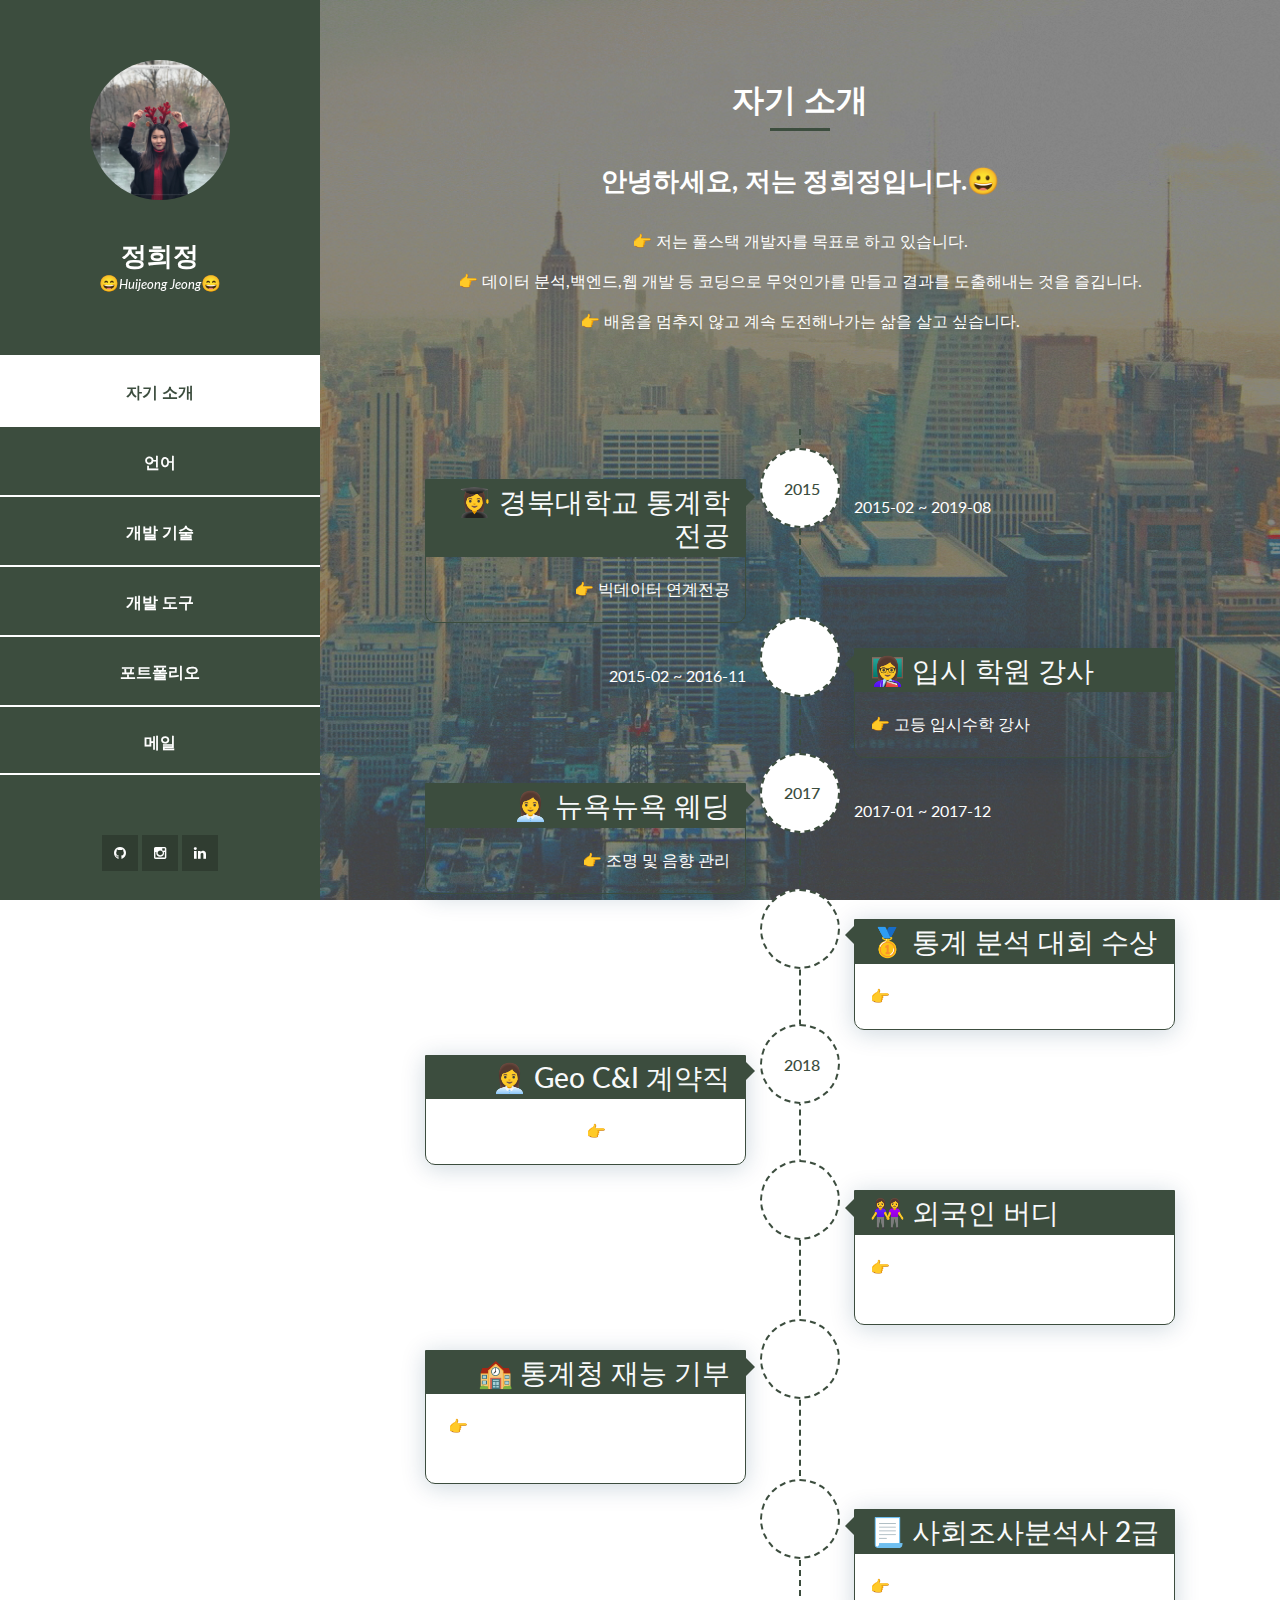
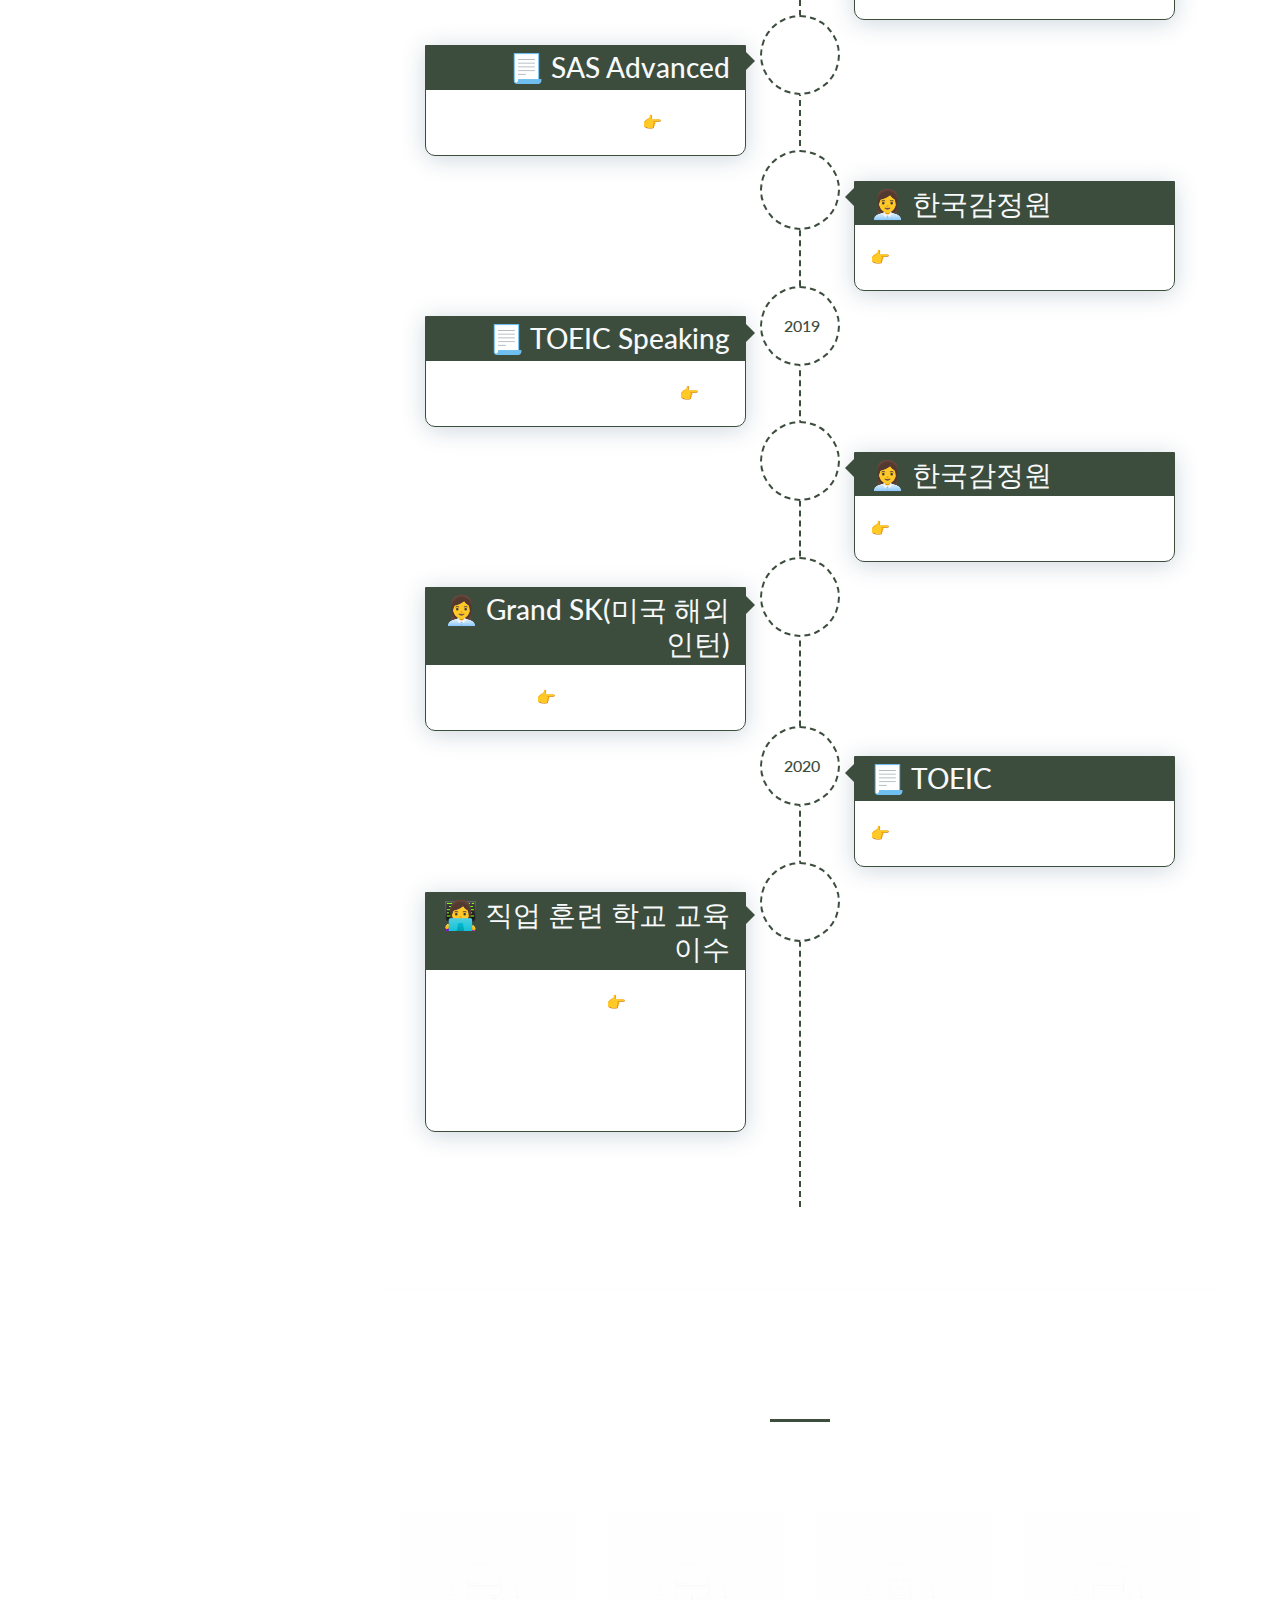
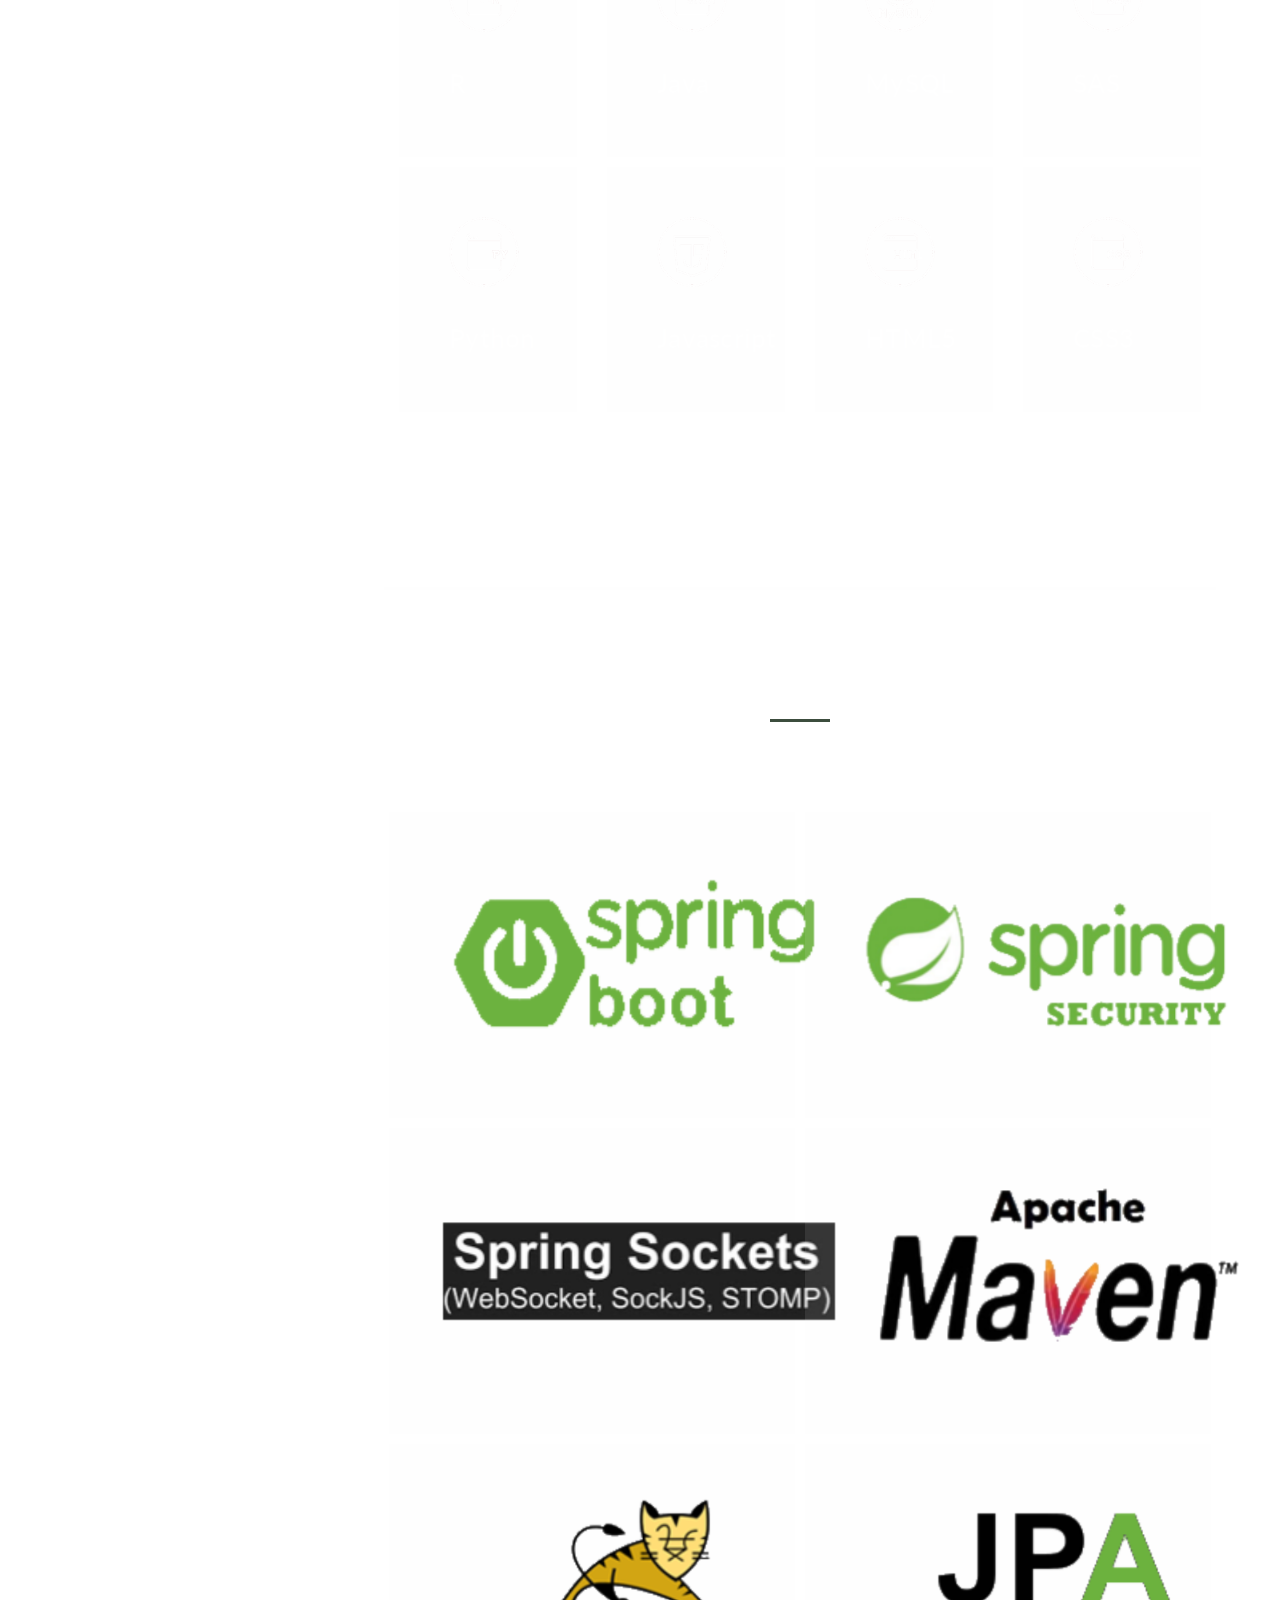
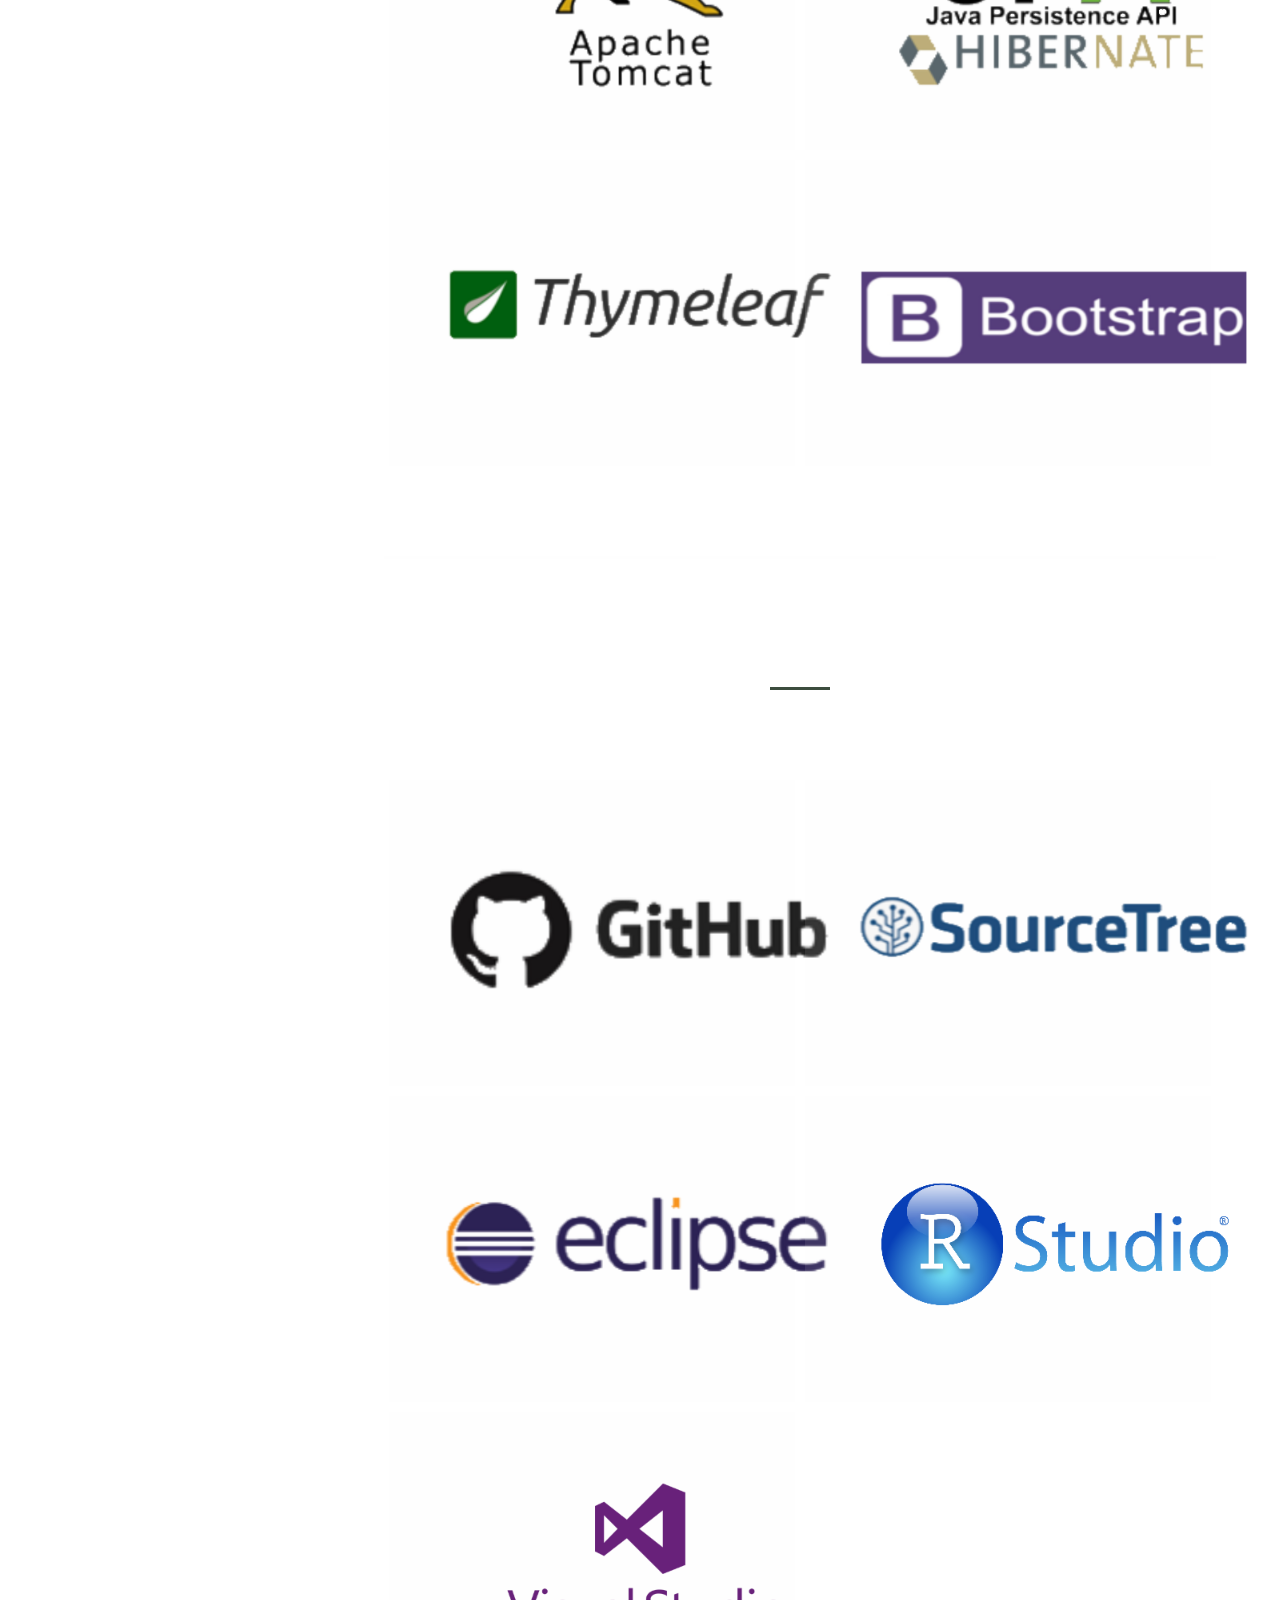
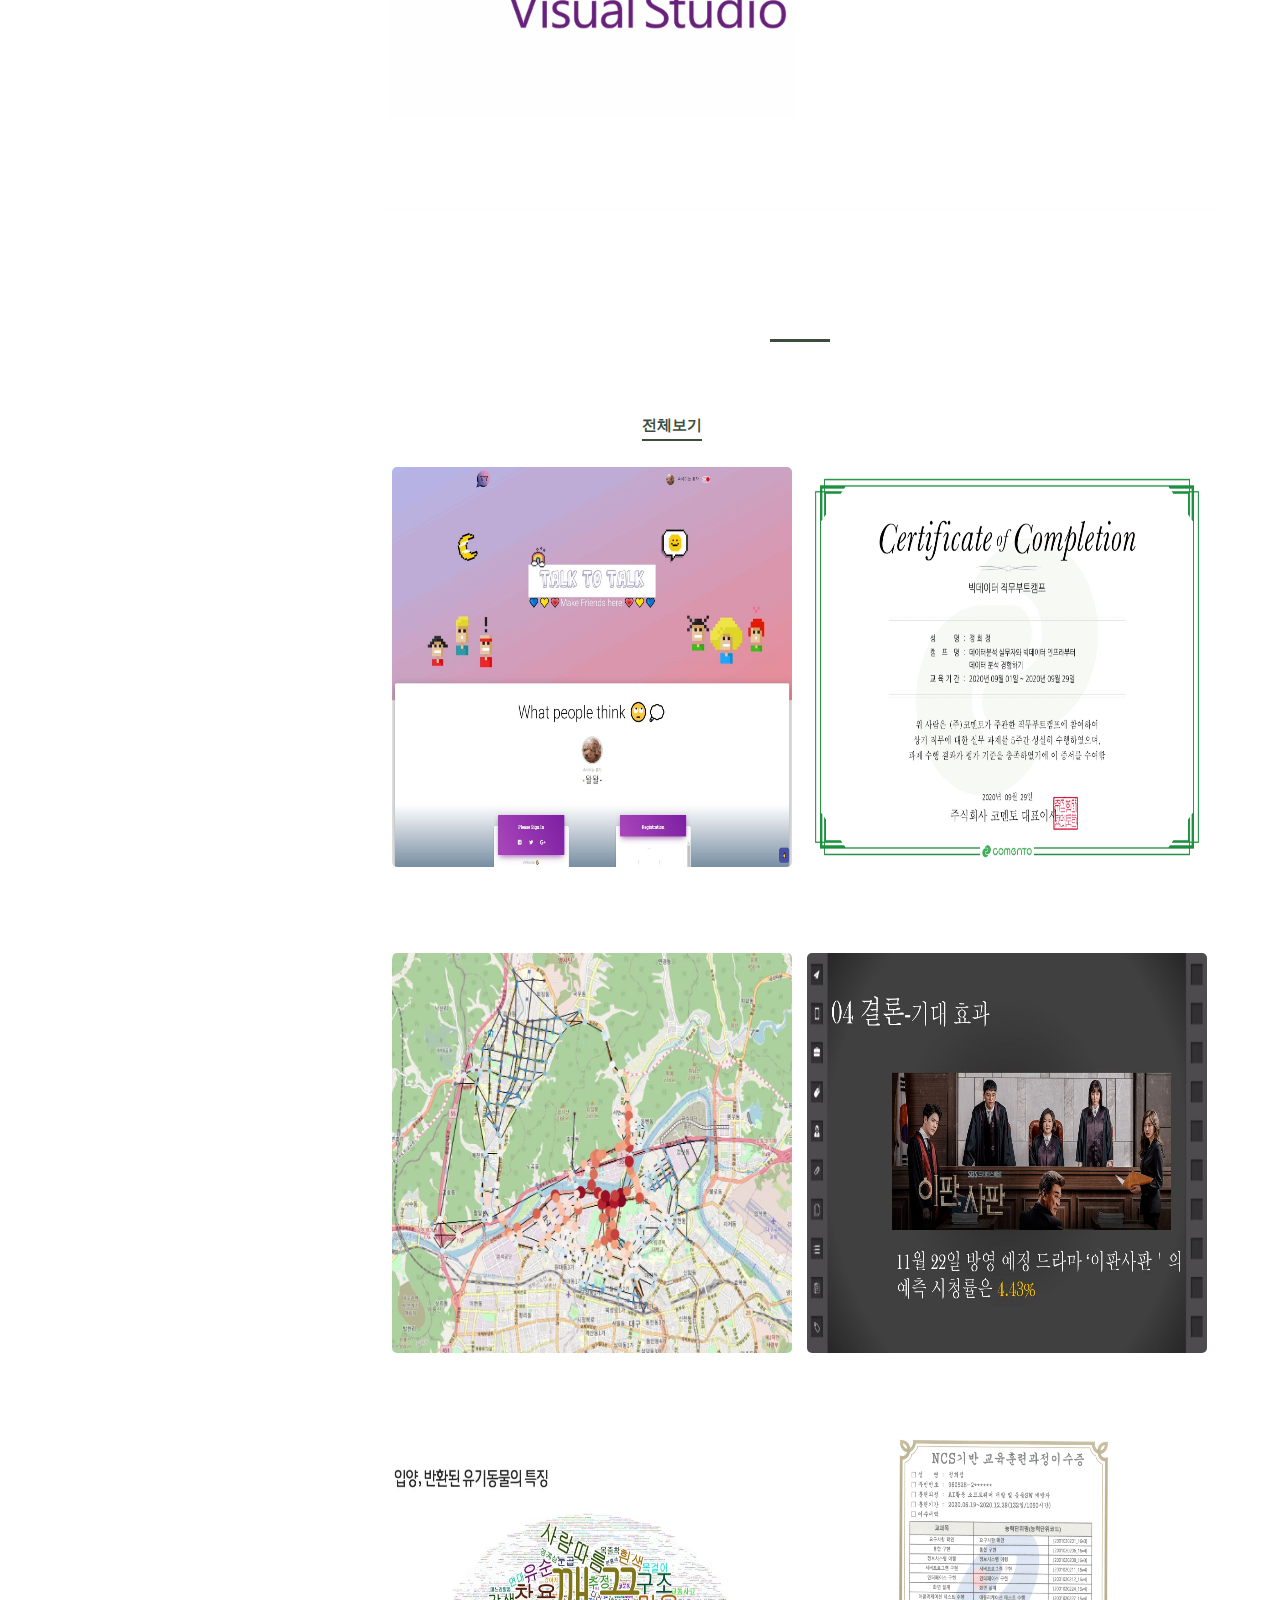
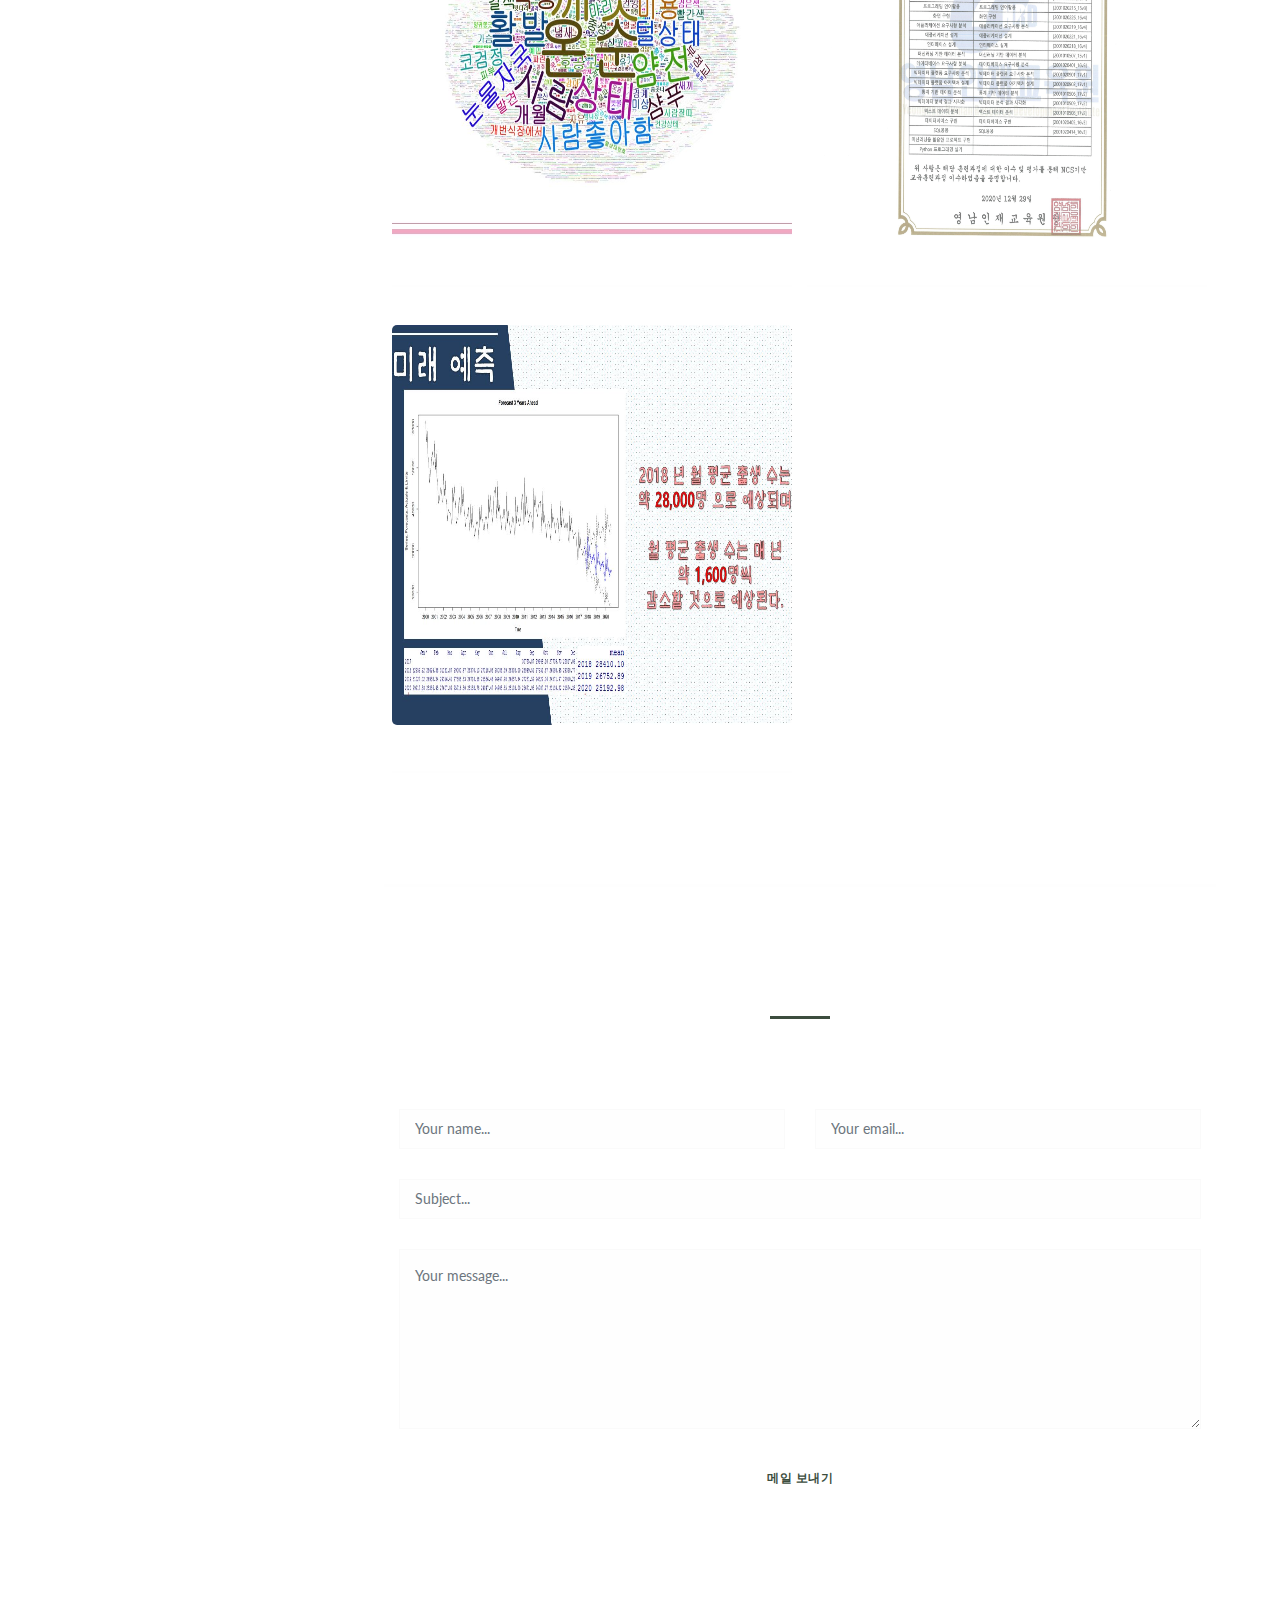
<file: WebContent/index.html>
<!DOCTYPE html>
<html lang="en">
  <head>
    <meta charset="utf-8" />
    <meta name="viewport" content="width=device-width, initial-scale=1, shrink-to-fit=no" />
    <meta name="description" content="" />
    <meta name="author" content="" />
    <link href="https://fonts.googleapis.com/css?family=Lato:100,300,400,700,900" rel="stylesheet" />
    <title>HuijeongJeong</title>
	<!-- Reflux Template https://templatemo.com/tm-531-reflux -->
    <!-- Bootstrap core CSS -->
    <link href="vendor/bootstrap/css/bootstrap.min.css" rel="stylesheet" />
	<link rel="shortcut icon" href="assets/images/icon.ico">

    <!-- Additional CSS Files -->
    <link rel="stylesheet" href="assets/css/fontawesome.css" />
    <link rel="stylesheet" href="assets/css/templatemo-style.css" />
    <link rel="stylesheet" href="assets/css/owl.css" />
    <link rel="stylesheet" href="assets/css/lightbox.css" />
    <style>
    
	.timeline {
	    padding: 50px 0;
	    position: relative;
	}
	.timeline-nodes {
	        padding-bottom: 25px;
	        position: relative;
	    }
	.timeline-nodes:nth-child(even) {
	    flex-direction: row-reverse;
	}
	.timeline h3, .timeline p {
	    padding: 5px 15px;
	} 
	.timeline h3{
	    background: #3c4d3e;
	}
	.timeline p, .timeline time {
	    color: #fff;
	}
	.timeline::before {
	    content: "";
	    display: block;
	    position: absolute;
	    top: 0;
	    left: 50%;
	    width: 0;
	    border-left: 2px dashed #3c4d3e;
	    height: 100%;
	    z-index: 1;
	    transform: translateX(-50%);
	}
	.timeline-content {
	    border: 1px solid #3c4d3e;
	    position: relative;
	    border-radius: 0 0 10px 10px;
	    box-shadow: 0px 3px 25px 0px rgba(10, 55, 90, 0.2)
	}
	.timeline-nodes:nth-child(odd) h3,
	.timeline-nodes:nth-child(odd) p {
	    text-align: right;
	}
	.timeline-nodes:nth-child(odd) .timeline-date {
	    text-align: left;
	}
	 
	.timeline-nodes:nth-child(even) .timeline-date {
	    text-align: right;
	}
	.timeline-nodes:nth-child(odd) .timeline-content::after {
	    content: "";
	    position: absolute;
	    top: 5%;
	    left: 100%;
	    width: 0;
	    border-left: 10px solid #3c4d3e;
	    border-top: 10px solid transparent;
	    border-bottom: 10px solid transparent;
	}
	.timeline-nodes:nth-child(even) .timeline-content::after {
	    content: "";
	    position: absolute;
	    top: 5%;
	    right: 100%;
	    width: 0;
	    border-right: 10px solid #3c4d3e;
	    border-top: 10px solid transparent;
	    border-bottom: 10px solid transparent;
	}
	.timeline-year {
	    position: relative;
	    z-index: 100;
	    text-align: center;
	}
	.timeline-year::before {
	    content: "";
	    width: 80px;
	    height: 80px;
	    border: 2px dashed #3c4d3e;
	    border-radius: 50%;
	    display: block;
	    position: absolute;
	    top: 50%;
	    left: 50%;
	    transform: translate(-50%,-50%);
	    background-color: #fff;
	    z-index: 1;
	    text-align: center;
	}
	.timeline-year h6 {
	    position: relative;
	    z-index: 100;
	    color: #3c4d3e;
	    margin:0;
	    padding:0;
	    text-align: center;
	}
	/*small device style*/
	@media (max-width: 767px) {
	    .timeline-nodes:nth-child(odd) h3,
	    .timeline-nodes:nth-child(odd) p {
	    text-align: left
	}
	.timeline-nodes:nth-child(even) {
	    flex-direction: row;
	}
	    .timeline::before {
	    content: "";
	    display: block;
	    position: absolute;
	    top: 0;
	    left: 4%;
	    width: 0;
	    border-left: 2px dashed #3c4d3e;
	    height: 100%;
	    z-index: 1;
	    transform: translateX(-50%);
	}
	.timeline-year {
	    position: absolute;
	    left: 0%;
	    top: 60px;
	}
	.timeline-nodes:nth-child(odd) .timeline-content::after {
	    content: "";
	    position: absolute;
	    top: 5%;
	    left: auto;
	    right: 100%;
	    width: 0;
	    border-left: 0;
	    border-right: 10px solid #3c4d3e;
	    border-top: 10px solid transparent;
	    border-bottom: 10px solid transparent;
	}
	.timeline-nodes:nth-child(even) .timeline-content::after {
	    content: "";
	    position: absolute;
	    top: 5%;
	    right: 100%;
	    width: 0;
	    border-right: 10px solid #3c4d3e;
	    border-top: 10px solid transparent;
	    border-bottom: 10px solid transparent;
	}
	.timeline-nodes:nth-child(even) .timeline-date {
	    text-align: left;
	}
	.timeline-year::before {
	    width: 65px;
	    height: 65px;
	}
	}
	
	/*extra small device style */
	@media (max-width: 575px) {
	    .timeline::before {
	    content: "";
	    display: block;
	    position: absolute;
	    top: 0;
	    left: 3%;
	}
	.timeline-year {
	    position: absolute;
	    left: -5%;
	    }
	.timeline-year::before {
	    width: 60px;
	    height: 60px;
	}
	}
	</style>
  </head>

  <body>
    <div id="page-wraper">
      <!-- Sidebar Menu -->
      <div class="responsive-nav">
        <i class="fa fa-bars" id="menu-toggle"></i>
        <div id="menu" class="menu">
          <i class="fa fa-times" id="menu-close"></i>
          <div class="container">
            <div class="image">
              <a href="#"><img src="assets/images/Christmas.JPG" alt="" /></a>
            </div>
            <div class="author-content">
              <h4>정희정</h4>
              😄<span>Huijeong Jeong</span>😄
            </div>
            <nav class="main-nav" role="navigation">
              <ul class="main-menu">
                <li><a href="#section1">자기 소개</a></li>
                <li><a href="#section2">언어</a></li>
                <li><a href="#section2-1">개발 기술</a></li>
                <li><a href="#section2-2">개발 도구</a></li>
                <li><a href="#section3">포트폴리오</a></li>
                <li><a href="#section4">메일</a></li>
              </ul>
            </nav>
            <div class="social-network">
              <ul class="soial-icons">
                <li>
                  <a href="https://github.com/heejungjung"><i class="fa fa-github"></i></a>
                </li>
                <li>
                  <a href="https://www.instagram.com/j.amy_jeong/"><i class="fa fa-instagram"></i></a>
                </li>
                <li>
                  <a href="https://www.linkedin.com/in/huijeong-jeong-519a0017b/"><i class="fa fa-linkedin"></i></a>
                </li>
              </ul>
            </div>
            <div class="copyright-text">
              <p>Copyright 2019 Reflux Design</p>
              <p>Icon:Pixel perfect from www.flaticon.com</p>
            </div>
          </div>
        </div>
      </div>

      <section class="section about-me" data-section="section1">
        <div class="container">
          <div class="section-heading">
            <h2>자기 소개</h2>
            <div class="line-dec"></div><br>
            <h4>안녕하세요, 저는 정희정입니다.😀</h4><br>
		    <p>👉 저는 풀스택 개발자를 목표로 하고 있습니다.</p>
			<p>👉 데이터 분석,백엔드,웹 개발 등 코딩으로 무엇인가를 만들고 결과를 도출해내는 것을 즐깁니다.</p>
			<p>👉 배움을 멈추지 않고 계속 도전해나가는 삶을 살고 싶습니다.</p>
          </div>
          
          <div class="right-image-post">
          <div class="container">
		      <div class="timeline">
		        <div class="row no-gutters justify-content-end justify-content-md-around align-items-start  timeline-nodes">
		          <div class="col-10 col-md-5 order-3 order-md-1 timeline-content">
		            <h3 class=" text-light">👩‍🎓 경북대학교 통계학 전공</h3>
		            <p>👉 빅데이터 연계전공</p>
		          </div>
		          <div class="col-2 col-sm-1 px-md-3 order-2 timeline-year text-md-center">
		            <h6>2015</h6>
		          </div>
		          <div class="col-10 col-md-5 order-1 order-md-3 py-3 timeline-date">
		            <time>2015-02 ~ 2019-08</time>
		          </div>
		        </div>
		        <div class="row no-gutters justify-content-end justify-content-md-around align-items-start  timeline-nodes">
		          <div class="col-10 col-md-5 order-3 order-md-1 timeline-content">
		            <h3 class=" text-light">👩‍🏫 입시 학원 강사</h3>
		            <p>👉 고등 입시수학 강사</p>
		          </div>
		          <div class="col-2 col-sm-1 px-md-3 order-2 timeline-year text-md-center">
		            <h6>&nbsp;&nbsp;&nbsp;&nbsp;</h6>
		          </div>
		          <div class="col-10 col-md-5 order-1 order-md-3 py-3 timeline-date">
		            <time>2015-02 ~ 2016-11</time>
		          </div>
		        </div>
		        <div class="row no-gutters justify-content-end justify-content-md-around align-items-start  timeline-nodes">
		          <div class="col-10 col-md-5 order-3 order-md-1 timeline-content">
		            <h3 class=" text-light">👩‍💼 뉴욕뉴욕 웨딩</h3>
		            <p>👉 조명 및 음향 관리</p>
		          </div>
		          <div class="col-2 col-sm-1 px-md-3 order-2 timeline-year text-md-center">
		            <h6>2017</h6>
		          </div>
		          <div class="col-10 col-md-5 order-1 order-md-3 py-3 timeline-date">
		            <time>2017-01 ~ 2017-12</time>
		          </div>
		        </div>
		        <div class="row no-gutters justify-content-end justify-content-md-around align-items-start  timeline-nodes">
		          <div class="col-10 col-md-5 order-3 order-md-1 timeline-content">
		            <h3 class=" text-light">🥇 통계 분석 대회 수상</h3>
		            <p>👉 최우수상</p>
		          </div>
		          <div class="col-2 col-sm-1 px-md-3 order-2 timeline-year text-md-center">
		            <h6>&nbsp;&nbsp;&nbsp;&nbsp;</h6>
		          </div>
		          <div class="col-10 col-md-5 order-1 order-md-3 py-3 timeline-date">
		            <time>2017-11-22</time>
		          </div>
		        </div>
		        <div class="row no-gutters justify-content-end justify-content-md-around align-items-start  timeline-nodes">
		          <div class="col-10 col-md-5 order-3 order-md-1 timeline-content">
		            <h3 class=" text-light">👩‍💼 Geo C&I 계약직</h3>
		            <p>👉 산림 데이터 정리</p>
		          </div>
		          <div class="col-2 col-sm-1 px-md-3 order-2 timeline-year text-md-center">
		            <h6>2018</h6>
		          </div>
		          <div class="col-10 col-md-5 order-1 order-md-3 py-3 timeline-date">
		            <time>2017-01 ~ 2017-12</time>
		          </div>
		        </div>
		        <div class="row no-gutters justify-content-end justify-content-md-around align-items-start  timeline-nodes">
		          <div class="col-10 col-md-5 order-3 order-md-1 timeline-content">
		            <h3 class=" text-light">👭 외국인 버디</h3>
		            <p>👉 교내 외국인 입학생들이 적응할 수 있도록 도와주는 활동</p>
		          </div>
		          <div class="col-2 col-sm-1 px-md-3 order-2 timeline-year text-md-center">
		            <h6>&nbsp;&nbsp;&nbsp;&nbsp;</h6>
		          </div>
		          <div class="col-10 col-md-5 order-1 order-md-3 py-3 timeline-date">
		            <time>2018-03 ~ 2018-06</time>
		          </div>
		        </div>
		        <div class="row no-gutters justify-content-end justify-content-md-around align-items-start  timeline-nodes">
		          <div class="col-10 col-md-5 order-3 order-md-1 timeline-content">
		            <h3 class=" text-light">🏫 통계청 재능 기부</h3>
		            <p>👉 중-고등학생들에게 통계 및 빅데이터 특별 수업 진행</p>
		          </div>
		          <div class="col-2 col-sm-1 px-md-3 order-2 timeline-year text-md-center">
		            <h6>&nbsp;&nbsp;&nbsp;&nbsp;</h6>
		          </div>
		          <div class="col-10 col-md-5 order-1 order-md-3 py-3 timeline-date">
		            <time>2018-03 ~ 2018-11</time>
		          </div>
		        </div>
		        <div class="row no-gutters justify-content-end justify-content-md-around align-items-start  timeline-nodes">
		          <div class="col-10 col-md-5 order-3 order-md-1 timeline-content">
		            <h3 class=" text-light">📃 사회조사분석사 2급</h3>
		            <p>👉 최종합격</p>
		          </div>
		          <div class="col-2 col-sm-1 px-md-3 order-2 timeline-year text-md-center">
		            <h6>&nbsp;&nbsp;&nbsp;&nbsp;</h6>
		          </div>
		          <div class="col-10 col-md-5 order-1 order-md-3 py-3 timeline-date">
		            <time>2018-08</time>
		          </div>
		        </div>
		        <div class="row no-gutters justify-content-end justify-content-md-around align-items-start  timeline-nodes">
		          <div class="col-10 col-md-5 order-3 order-md-1 timeline-content">
		            <h3 class=" text-light">📃 SAS Advanced</h3>
		            <p>👉 최종합격</p>
		          </div>
		          <div class="col-2 col-sm-1 px-md-3 order-2 timeline-year text-md-center">
		            <h6>&nbsp;&nbsp;&nbsp;&nbsp;</h6>
		          </div>
		          <div class="col-10 col-md-5 order-1 order-md-3 py-3 timeline-date">
		            <time>2018-08</time>
		          </div>
		        </div>
		        <div class="row no-gutters justify-content-end justify-content-md-around align-items-start  timeline-nodes">
		          <div class="col-10 col-md-5 order-3 order-md-1 timeline-content">
		            <h3 class=" text-light">👩‍💼 한국감정원</h3>
		            <p>👉 부동산 데이터 전산입력 및 서류 검토</p>
		          </div>
		          <div class="col-2 col-sm-1 px-md-3 order-2 timeline-year text-md-center">
		            <h6>&nbsp;&nbsp;&nbsp;&nbsp;</h6>
		          </div>
		          <div class="col-10 col-md-5 order-1 order-md-3 py-3 timeline-date">
		            <time>2018-11 ~ 2018-12</time>
		          </div>
		        </div>
		        <div class="row no-gutters justify-content-end justify-content-md-around align-items-start  timeline-nodes">
		          <div class="col-10 col-md-5 order-3 order-md-1 timeline-content">
		            <h3 class=" text-light">📃 TOEIC Speaking</h3>
		            <p>👉 140</p>
		          </div>
		          <div class="col-2 col-sm-1 px-md-3 order-2 timeline-year text-md-center">
		            <h6>2019</h6>
		          </div>
		          <div class="col-10 col-md-5 order-1 order-md-3 py-3 timeline-date">
		            <time>2019-06-16</time>
		          </div>
		        </div>
		        <div class="row no-gutters justify-content-end justify-content-md-around align-items-start  timeline-nodes">
		          <div class="col-10 col-md-5 order-3 order-md-1 timeline-content">
		            <h3 class=" text-light">👩‍💼 한국감정원</h3>
		            <p>👉 부동산 데이터 전산입력 및 서류 검토</p>
		          </div>
		          <div class="col-2 col-sm-1 px-md-3 order-2 timeline-year text-md-center">
		            <h6>&nbsp;&nbsp;&nbsp;&nbsp;</h6>
		          </div>
		          <div class="col-10 col-md-5 order-1 order-md-3 py-3 timeline-date">
		            <time>2019-08 ~ 2019-09</time>
		          </div>
		        </div>
		        <div class="row no-gutters justify-content-end justify-content-md-around align-items-start  timeline-nodes">
		          <div class="col-10 col-md-5 order-3 order-md-1 timeline-content">
		            <h3 class=" text-light">👩‍💼 Grand SK(미국 해외 인턴)</h3>
		            <p>👉 supply 소싱 및 인보이싱</p>
		          </div>
		          <div class="col-2 col-sm-1 px-md-3 order-2 timeline-year text-md-center">
		            <h6>&nbsp;&nbsp;&nbsp;&nbsp;</h6>
		          </div>
		          <div class="col-10 col-md-5 order-1 order-md-3 py-3 timeline-date">
		            <time>2019-10 ~ 2020-04</time>
		          </div>
		        </div>
		        <div class="row no-gutters justify-content-end justify-content-md-around align-items-start  timeline-nodes">
		          <div class="col-10 col-md-5 order-3 order-md-1 timeline-content">
		            <h3 class=" text-light">📃 TOEIC</h3>
		            <p>👉 870</p>
		          </div>
		          <div class="col-2 col-sm-1 px-md-3 order-2 timeline-year text-md-center">
		            <h6>2020</h6>
		          </div>
		          <div class="col-10 col-md-5 order-1 order-md-3 py-3 timeline-date">
		            <time>2020-09-13</time>
		          </div>
		        </div>
		        <div class="row no-gutters justify-content-end justify-content-md-around align-items-start  timeline-nodes">
		          <div class="col-10 col-md-5 order-3 order-md-1 timeline-content">
		            <h3 class=" text-light">👩‍💻 직업 훈련 학교 교육 이수</h3>
		            <p>👉 환경 세팅부터 java,sql,python,html,jquery,jsp.. 등의 언어들을 프로젝트를 통하여 배움으로써, 실무에 대해 좀 더 깊이 이해할 수 있게 된 과정이었습니다.</p>
		          </div>
		          <div class="col-2 col-sm-1 px-md-3 order-2 timeline-year text-md-center">
		            <h6>&nbsp;&nbsp;&nbsp;&nbsp;</h6>
		          </div>
		          <div class="col-10 col-md-5 order-1 order-md-3 py-3 timeline-date">
		            <time>2020-6 ~ 2020-12</time>
		          </div>
		        </div>
		      </div>
			</div>
          </div>
        </div>
      </section>

      <section class="section my-services" data-section="section2">
        <div class="container">
          <div class="section-heading">
            <h2>언어</h2>
            <div class="line-dec"></div>
          </div>
          <div class="row">
            <div class="col-md-3">
              <div class="service-item">
                <div class="r-service-icon service-icon"></div>
                <h4>R</h4>
              </div>
            </div>
            <div class="col-md-3">
              <div class="service-item">
                <div class="java-service-icon service-icon"></div>
                <h4>Java</h4>
              </div>
            </div>
            <div class="col-md-3">
              <div class="service-item">
                <div class="mysql-service-icon service-icon"></div>
                <h4>MySQL</h4>
              </div>
            </div>
            <div class="col-md-3">
              <div class="service-item">
                <div class="sas-service-icon service-icon"></div>
                <h4>SAS</h4>
              </div>
            </div>
            <div class="col-md-3">
              <div class="service-item">
                <div class="py-service-icon service-icon"></div>
                <h4>Python</h4>
              </div>
            </div>
            <div class="col-md-3">
              <div class="service-item">
                <div class="js-service-icon service-icon"></div>
                <h4>Javascript</h4>
              </div>
            </div>
            <div class="col-md-3">
              <div class="service-item">
                <div class="html-service-icon service-icon"></div>
                <h4>HTML5</h4>
              </div>
            </div>
            <div class="col-md-3">
              <div class="service-item">
                <div class="css-service-icon service-icon"></div>
                <h4>CSS3</h4>
              </div>
            </div>
          </div>
        </div>
      </section>

      <section class="section my-services" data-section="section2-1">
        <div class="container">
          <div class="section-heading">
            <h2>개발 기술</h2>
            <div class="line-dec"></div>
          </div>
          <div class="row">
            <div class="col-md-6">
              <div class="service-item">
                <div class="springboot-service-icon service-icon2"></div>
              </div>
            </div>
            <div class="col-md-6">
              <div class="service-item">
                <div class="springsecurity-service-icon service-icon2"></div>
              </div>
            </div>
            <div class="col-md-6">
              <div class="service-item">
                <div class="springsockets-service-icon service-icon2"></div>
              </div>
            </div>
            <div class="col-md-6">
              <div class="service-item">
                <div class="maven-service-icon service-icon2"></div>
              </div>
            </div>
            <div class="col-md-6">
              <div class="service-item">
                <div class="tomcat-service-icon service-icon2"></div>
              </div>
            </div>
            <div class="col-md-6">
              <div class="service-item">
                <div class="jpa-service-icon service-icon2"></div>
              </div>
            </div>
            <div class="col-md-6">
              <div class="service-item">
                <div class="thymeleaf-service-icon service-icon2"></div>
              </div>
            </div>
            <div class="col-md-6">
              <div class="service-item">
                <div class="bootstrap-service-icon service-icon2"></div>
              </div>
            </div>
          </div>
        </div>
      </section>

      <section class="section my-services" data-section="section2-2">
        <div class="container">
          <div class="section-heading">
            <h2>개발 도구</h2>
            <div class="line-dec"></div>
          </div>
          <div class="row">
            <div class="col-md-6">
              <div class="service-item">
                <div class="github-service-icon service-icon2"></div>
              </div>
            </div>
            <div class="col-md-6">
              <div class="service-item">
                <div class="sourcetree-service-icon service-icon2"></div>
              </div>
            </div>
            <div class="col-md-6">
              <div class="service-item">
                <div class="eclipse-service-icon service-icon2"></div>
              </div>
            </div>
            <div class="col-md-6">
              <div class="service-item">
                <div class="rstudio-service-icon service-icon2"></div>
              </div>
            </div>
            <div class="col-md-6">
              <div class="service-item">
                <div class="visualstudio-service-icon service-icon2"></div>
              </div>
            </div>
          </div>
        </div>
      </section>

      <section class="section my-work" data-section="section3">
        <div class="container">
          <div class="section-heading">
            <h2>포트폴리오</h2>
            <div class="line-dec"></div>
          </div>
          <div class="row">
            <div class="isotope-wrapper">
              <form class="isotope-toolbar">
                <label>
                	<input type="radio" data-type="*" checked="" name="isotope-filter"/>
                  <span>전체보기</span></label>
                <label>
                	<input type="radio" data-type="analysis" name="isotope-filter"/>
                  <span>데이터 분석</span></label>
                <label>
                	<input type="radio" data-type="project" name="isotope-filter"/>
                  <span>프로젝트</span></label>
                <label>
                	<input type="radio" data-type="contest" name="isotope-filter"/>
                  <span>공모전</span></label>
              </form>
              <div class="isotope-box">
                <div class="isotope-item" data-type="project">
                  <figure class="snip1321">
                    <img src="assets/images/ttt.JPG" alt="Talk To Talk"/>
                    <figcaption>
                      <a href="assets/images/ttt.JPG" data-lightbox="Talk To Talk" data-title="Caption">
                      <i class="fa fa-search"></i></a>
                      <h4>Talk To Talk</h4>
                      <span>직업 훈련 과정에서 작업한 Talk To Talk이라는 채팅 웹사이트 입니다.
	                  MySQL과 연결하여 DB에 회원정보 및 채팅방 정보,채팅 메시지를 저장하여 후에 데이터 분석에 이용할 수 있도록 설정하였습니다.
	                  (후에 페이스톡 및 다양한 채팅 통계 자료를 추가하여 기능을 완성시킬 예정입니다.)</span>
	                  <div class="white-button">
	                    <a href="https://github.com/heejungjung/TalkToTalk">Visit</a>
	                  </div>
                    </figcaption>
                  </figure>
                </div>
                <div class="isotope-item" data-type="analysis">
                  <figure class="snip1321">
                    <img src="assets/images/comento.jpg" alt="Comento"/>
                    <figcaption>
                      <a href="assets/images/comento.jpg" data-lightbox="Comento" data-title="Caption">
                      <i class="fa fa-search"></i></a>
                      <h4>Comento</h4>
                      <span>데이터 분석가로서의 실무를 경험하고자 온라인 직무 체험 캠프에 참가하였습니다.
	                  총 한달 간의 직무 체험 캠프를 통해서 복잡한 실무 데이터에 대한 대처 방법과 적절한 문서화 방법을 배울 수 있었습니다.
	                  또한 현직 멘토님으로부터 좋은 데이터 분석가가 되기 위한 조언을 얻어 앞으로의 방향성을 수립하는 데 좋은 경험이 되었습니다.</span>
                    </figcaption>
                  </figure>
                </div>
                <div class="isotope-item" data-type="analysis">
                  <figure class="snip1321">
                    <img src="assets/images/MathematicalBigdata.JPG" alt="MathematicalBigdata"/>
                    <figcaption>
                      <a href="assets/images/MathematicalBigdata.JPG" data-lightbox="효율적 선거운동 지역 모색" data-title="Caption">
                      <i class="fa fa-search"></i></a>
                      <h4>효율적 선거운동 지역 모색</h4>
                      <span>QGis, Gephi, Python을 이용한 network를 통해 선거운동을 위한 가장 효율적인 장소 분석 : 
                      	사이트(http://nodelink.its.go.kr/)에서 다운로드 받은 node와 link 파일을 이용,
						A 지역의 중요성을 보기 위해서는 A 지역을 제외한 지역을 지나는 사람들이 다른 지역으로 이동할 때 얼마나 A를 거쳐 가는 지를 살펴보는 아이디어를 바탕으로
						노드들 간의 최단 경로를 계산하는 Betweenness Centrality를 구하였다.</span>
                    </figcaption>
                  </figure>
                </div>
                <div class="isotope-item" data-type="contest">
                  <figure class="snip1321">
                    <img src="assets/images/drama.JPG" alt="Stat"/>
                    <figcaption>
                      <a href="assets/images/drama.JPG" data-lightbox="통계 분석 공모전" data-title="Caption">
                      <i class="fa fa-search"></i></a>
                      <h4>StatAnalysisContest</h4>
                      <span>교내 통계 분석 공모전에서 '드라마 시청률 예측'을 주제로 최우수상을 수상하였습니다.
                      사이트 DAUM에서 드라마 정보를 크롤링하여 데이터 세트를 만들어 분석하였습니다.</span>
                    </figcaption>
                  </figure>
                </div>
                <div class="isotope-item" data-type="analysis">
                  <figure class="snip1321">
                    <img src="assets/images/datamining.JPG" alt="datamining"/>
                    <figcaption>
                      <a href="assets/images/datamining.JPG" data-lightbox="유기동물 입양 예측" data-title="Caption">
                      <i class="fa fa-search"></i></a>
                      <h4>유기동물 입양 예측</h4>
                      <span>공공데이터 포털의 유기동물 데이터를 이용하여 유기동물의 품종,외향상태,질병여부 등 여러 요소가 입양여부에 어떤 영향을 미치는지 분석한 프로젝트입니다.</span>
                    </figcaption>
                  </figure>
                </div>
                <div class="isotope-item" data-type="project">
                  <figure class="snip1321">
                    <img src="assets/images/youngnam.jpg" alt="youngnam"/>
                    <figcaption>
                      <a href="assets/images/youngnam.jpg" data-lightbox="youngnam" data-title="Caption">
                      <i class="fa fa-search"></i></a>
                      <h4>직업 훈련 이수</h4>
                      <span>AI활용 소프트웨어 개발 및 응용SW 개발자</span>
                    </figcaption>
                  </figure>
                </div>
                <div class="isotope-item" data-type="analysis">
                  <figure class="snip1321">
                    <img src="assets/images/timeseries.JPG" alt="timeseries"/>
                    <figcaption>
                      <a href="assets/images/timeseries.JPG" data-lightbox="출생률 예측" data-title="Caption">
                      <i class="fa fa-search"></i></a>
                      <h4>출생률 예측</h4>
                      <span>시계열 분석을 통하여 대한민국의 월별 출생률을 예측하는 프로젝트입니다.</span>
                    </figcaption>
                  </figure>
                </div>
              </div>
            </div>
          </div>
        </div>
      </section>

      <section class="section contact-me" data-section="section4">
        <div class="container">
          <div class="section-heading">
            <h2>메일</h2>
            <div class="line-dec"></div>
          </div>
          <div class="row">
            <div class="right-content">
              <div class="container">
                <form id="contact" action="mailto:junghee528@naver.com" method="post" enctype="multipart/form-data" name="EmailForm">
                  <div class="row">
                    <div class="col-md-6">
                      <fieldset>
                        <input name="name" type="text" class="form-control" id="name" placeholder="Your name..." required=""/>
                      </fieldset>
                    </div>
                    <div class="col-md-6">
                      <fieldset>
                        <input name="email" type="text" class="form-control" id="email" placeholder="Your email..." required=""/>
                      </fieldset>
                    </div>
                    <div class="col-md-12">
                      <fieldset>
                        <input name="subject" type="text" class="form-control" id="subject" placeholder="Subject..." required=""/>
                      </fieldset>
                    </div>
                    <div class="col-md-12">
                      <fieldset>
                        <textarea name="message" rows="6" class="form-control" id="message" placeholder="Your message..." required=""></textarea>
                      </fieldset>
                    </div>
                    <div class="col-md-12">
                      <fieldset>
                        <button type="submit" id="form-submit" class="button">메일 보내기</button>
                      </fieldset>
                    </div>
                  </div>
                </form>
              </div>
            </div>
          </div>
        </div>
      </section>
    </div>

    <!-- Scripts -->
    <!-- Bootstrap core JavaScript -->
    <script src="vendor/jquery/jquery.min.js"></script>
    <script src="vendor/bootstrap/js/bootstrap.bundle.min.js"></script>

    <script src="assets/js/isotope.min.js"></script>
    <script src="assets/js/owl-carousel.js"></script>
    <script src="assets/js/lightbox.js"></script>
    <script src="assets/js/custom.js"></script>
    <script>
      //according to loftblog tut
      $(".main-menu li:first").addClass("active");

      var showSection = function showSection(section, isAnimate) {
        var direction = section.replace(/#/, ""),
          reqSection = $(".section").filter(
            '[data-section="' + direction + '"]'
          ),
          reqSectionPos = reqSection.offset().top - 0;

        if (isAnimate) {
          $("body, html").animate(
            {
              scrollTop: reqSectionPos
            },
            800
          );
        } else {
          $("body, html").scrollTop(reqSectionPos);
        }
      };

      var checkSection = function checkSection() {
        $(".section").each(function() {
          var $this = $(this),
            topEdge = $this.offset().top - 80,
            bottomEdge = topEdge + $this.height(),
            wScroll = $(window).scrollTop();
          if (topEdge < wScroll && bottomEdge > wScroll) {
            var currentId = $this.data("section"),
              reqLink = $("a").filter("[href*=\\#" + currentId + "]");
            reqLink
              .closest("li")
              .addClass("active")
              .siblings()
              .removeClass("active");
          }
        });
      };

      $(".main-menu").on("click", "a", function(e) {
        e.preventDefault();
        showSection($(this).attr("href"), true);
      });

      $(window).scroll(function() {
        checkSection();
      });
    </script>
  </body>
</html>
</file>
<file: assets/css/templatemo-style.css>
/*

Reflux Template

https://templatemo.com/tm-531-reflux

*/

@import url(fontawesome.css);
@import url("https://fonts.googleapis.com/css?family=Lato:100,300,400,700,900");
body {
    font-family: 'Lato', sans-serif;
}

#page-wraper {
    background: url(../images/air.jpg) no-repeat center center fixed;
    -webkit-background-size: cover;
    -moz-background-size: cover;
    -o-background-size: cover;
    background-size: cover;
    width: 100%;
}


/* Basic */

body {
    overflow-x: hidden;
}

input,
select,
textarea {
    outline: none;
}

a,
a:hover {
    text-decoration: none;
}

p {
    font-size: 16px;
    line-height: 24px;
    color: #fff;
}

h4 {
    font-size: 26px;
    font-weight: 700;
    color: #fff;
    letter-spacing: 0.25px;
}

img {
    width: 100%;
    overflow: hidden;
}

ul {
    padding: 0;
    margin: 0;
    list-style: none;
}

ul li {
    display: inline-block;
}

html {
    -webkit-box-sizing: border-box;
    -moz-box-sizing: border-box;
    box-sizing: border-box;
}

*,
*:before,
*:after {
    -webkit-box-sizing: inherit;
    -moz-box-sizing: inherit;
    box-sizing: inherit;
}

.clearfix {
    zoom: 1;
}

.clearfix:before,
.clearfix:after {
    content: "";
    display: table;
}

.clearfix:after {
    clear: both;
}

.container {
    margin: 0 auto;
}

.main-nav {
    text-align: center;
}

.main-nav li:last-child a {
    border-bottom: 2px solid #fff;
}

.main-nav li {
    display: block;
}

.main-nav li a {
    height: 70px;
    line-height: 70px;
    display: inline-block;
    font-size: 16px;
    font-weight: 700;
    color: #fff;
    width: 100%;
    transition: all 0.5s;
    border-top: 2px solid #fff;
}

.main-nav li:hover a,
.main-nav li.active a {
    background: #fff;
    color: #3c4d3e;
}

/* Sidebar Menu */

.menu .image {
    margin-top: 60px;
}

.menu .image img {
    width: 140px;
    height: 140px;
    border-radius: 50%;
    text-align: center;
}

.menu .author-content {
    margin: 40px 0px 60px 0px;
}

.menu .author-content h4 {
    margin-bottom: 0px;
}

.menu .author-content span {
    font-size: 13px;
    font-style: italic;
    color: #fff;
}

.menu .social-network {
    margin-top: 60px;
}

.menu .social-network ul li {
    margin: 0 3px;
}

.menu .social-network ul li a {
    width: 40px;
    height: 40px;
    display: inline-block;
    text-align: center;
    line-height: 40px;
    background-color: rgba(0, 0, 0, 0.2);
    color: #fff;
    font-size: 14px;
    transition: all 0.5s;
}

.menu .social-network ul li a:hover {
    background-color: #fff;
    color: #3c4d3e;
}

.menu .copyright-text {
    position: relative;
    margin-top: 60px;
}

.menu .copyright-text p {
    border-top: 1px solid rgba(250, 250, 250, 0.1);
    display: inline-block;
    width: 100%;
    padding-left: 30px;
    padding-right: 30px;
    padding-top: 30px;
    font-size: 13px;
}

.menu:before,
.menu:after {
    content: "";
    display: table;
}

.menu:after {
    clear: both;
}

.menu a {
    text-decoration: none;
    color: inherit;
}

.menu {
    text-align: center;
}

.menu::-webkit-scrollbar {
    display: none;
}

.menu {
    left: 10%;
  -webkit-transition: -webkit-transform 233ms cubic-bezier(0, 0, 0.21, 1);
  -webkit-overflow-scrolling: touch;
  background-color: #3c4d3e;
  box-sizing: border-box;
  height: 100vh;  
  max-height: 100vh !important;
  max-width: 80vw !important;
  min-width: 45px !important;
  outline: none;
  overflow-x: hidden !important;
  overflow-y: auto !important;
  padding: 0;
  position: fixed !important;
  top: calc(0px);  
  width: 20%;
  will-change: transform;
  z-index: 9999 !important;
}

.menu-toggle {
  color: #fff;
  cursor: pointer;
  font-size: 25px;
  position: fixed;
  right: 25px;
  top: 25px;
}

#menu-toggle {
    z-index: 999;
    cursor: pointer;
    position: fixed;
    top: 0;
    left: 0;
    color: #3c4d3e;
    background-color: #fff;
    width: 60px;
    height: 60px;
    text-align: center;
    display: inline-block;
    line-height: 60px;
}

.menu-close {
  cursor: pointer;
}

#menu-close {
    cursor: pointer;
    text-align: right;
    color: #3c4d3e;
    background-color: #fff;
    width: 100%;
    height: 60px;
    text-align: center;
    display: inline-block;
    line-height: 60px;
}


/* Section */

.section {
    color: #fff;
    width: 55%;
    right: 10%;
    left: 35%;
    position: relative;
    min-height: 100vh;
    padding-bottom: 80px;
    border-bottom: 3px solid rgba(250, 250, 250, 0.25);
}

.section-heading {
    text-align: center;
    padding: 80px 45px;
}

.section-heading h2 {
    font-size: 32px;
    font-weight: 700;
    color: #fff;
}

.section-heading .line-dec {
    width: 60px;
    height: 3px;
    background-color: #3c4d3e;
    margin: 10px auto;
}

.section-heading span {
    margin-top: 5px;
    font-size: 16px;
    color: #fff;
    letter-spacing: 0.5px;
}


/* Buttons */

.white-button a {
    display: inline-block;
    padding: 12px 20px;
    background-color: #fff;
    color: #3c4d3e;
    font-size: 13px;
    font-weight: 800;
    letter-spacing: 0.5px;
    text-transform: uppercase;
    transition: all 0.5s;
}

.white-button a:hover {
    background-color: #3c4d3e;
    color: #fff;
}

button {
    display: inline-block;
    padding: 10px 20px;
    background-color: #fff;
    color: #3c4d3e;
    font-size: 12px;
    font-weight: 800;
    letter-spacing: 0.5px;
    text-transform: uppercase;
    transition: all 0.5s;
    border: none;
    outline: none;
    cursor: pointer;
}

button:hover {
    outline: none;
    background-color: #3c4d3e;
    color: #fff;
}

/* Services */

.my-services .col-md-6 {
    padding-left: 5px;
    padding-right: 5px;
}

.service-item {
    margin-bottom: 10px;
    padding: 30px;
    background-color: rgba(250, 250, 250, 0.1);
    transition: all 0.5s;
    display: grid;
    place-items: center; /* 수평 및 수직 가운데 정렬 */
}

.service-item h4 {
    transition: all 0.5s;
}

.service-item:hover {
    background-color: rgba(250, 250, 250, 1);
}

.service-item:hover h4 {
    color: #1e1e1e;
}

.service-item .service-icon {
    width: 100px;
    height: 100px;
    display: inline-block;
    background-size: cover;
    background-repeat: no-repeat;
}

.service-item .r-service-icon {
    background-image: url(../images/language/r1.png);
}

.service-item:hover .r-service-icon {
    background-image: url(../images/language/r2.png);
}

.service-item .java-service-icon {
    background-image: url(../images/language/java1.png);
}

.service-item:hover .java-service-icon {
    background-image: url(../images/language/java2.png);
}

.service-item .mysql-service-icon {
    background-image: url(../images/language/mysql1.png);
}

.service-item:hover .mysql-service-icon {
    background-image: url(../images/language/mysql2.png);
}

.service-item .sas-service-icon {
    background-image: url(../images/language/sas1.png);
}

.service-item:hover .sas-service-icon {
    background-image: url(../images/language/sas2.png);
}

.service-item .py-service-icon {
    background-image: url(../images/language/py1.png);
}

.service-item:hover .py-service-icon {
    background-image: url(../images/language/py2.png);
}

.service-item .js-service-icon {
    background-image: url(../images/language/js1.png);
}

.service-item:hover .js-service-icon {
    background-image: url(../images/language/js2.png);
}

.service-item .html-service-icon {
    background-image: url(../images/language/html1.png);
}

.service-item:hover .html-service-icon {
    background-image: url(../images/language/html2.png);
}

.service-item .css-service-icon {
    background-image: url(../images/language/css1.png);
}

.service-item:hover .css-service-icon {
    background-image: url(../images/language/css2.png);
}


.service-item2 {
    margin-bottom: 10px;
    padding: 30px;
    background-color: rgba(250, 250, 250, 1);
    transition: all 0.5s;
    display: grid;
    place-items: center; /* 수평 및 수직 가운데 정렬 */
}

.service-item2 h4 {
    transition: all 0.5s;
}

.service-item2:hover h4 {
    color: #1e1e1e;
}

.service-item2 .service-icon {
    width: 200px; /* 가로 크기를 부모 요소에 맞게 설정 */
    height: 100px; /* 세로 크기를 자동으로 조정 */
    display: inline-block;
    background-size: cover;
    background-repeat: no-repeat;
}

/* framework/api/db/library/server/engine */
.service-item2 .springboot-service-icon {
    background-image: url(../images/tool/springboot.png);
}
.service-item2 .springsecurity-service-icon {
    background-image: url(../images/tool/springsecurity.png);
}
.service-item2 .springsockets-service-icon {
    background-image: url(../images/tool/springsockets.png);
}
.service-item2 .maven-service-icon {
    background-image: url(../images/tool/maven.png);
}
.service-item2 .tomcat-service-icon {
    background-image: url(../images/tool/tomcat.png);
}
.service-item2 .jpa-service-icon {
    background-image: url(../images/tool/hibernate.png);
}
.service-item2 .thymeleaf-service-icon {
    background-image: url(../images/tool/thymeleaf.png);
}
.service-item2 .bootstrap-service-icon {
    background-image: url(../images/tool/bootstrap.png);
}
.service-item2 .github-service-icon {
    background-image: url(../images/tool/github.png);
}
.service-item2 .amplitude-service-icon {
    background-image: url(../images/tool/amplitude.png);
}
.service-item2 .tableau-service-icon {
    background-image: url(../images/tool/tableau.png);
}
.service-item2 .airflow-service-icon {
    background-image: url(../images/tool/airflow.png);
}
.service-item2 .jira-service-icon {
    background-image: url(../images/tool/jira.png);
}
.service-item2 .aws-service-icon {
    background-image: url(../images/tool/aws.png);
}

/* My Work */

section.my-work .section-heading {
    text-align: center;
    padding: 80px 45px 50px 45px;
}

.isotope-wrapper {
    position: relative;
    width: 100%;
    margin: auto;
}

.isotope-toolbar input[type="radio"] {
    display: none;
}

.isotope-toolbar span {
    text-transform: capitalize;
    display: inline-block;
    margin-right: 15px;
    padding-bottom: 3px;
    font-size: 15px;
    font-weight: 700;
    border-bottom: 2px solid transparent;
    transform: ease-in-out 0.5s;
    cursor: pointer;
}

.isotope-toolbar input[type="radio"]:checked + span {
    color: #3c4d3e;
    border-bottom: 2px solid #3c4d3e;
}

.isotope-box {
    position: relative;
    width: 100%;
}

.isotope-toolbar {
    text-align: center;
    margin: 10px;
}

.isotope-toolbar p {
    border-top: 1px solid #fff;
    padding-top: 15px;
}

.isotope-toolbar a {
    color: #fff;
}

.isotope-item {
    position: relative;
    width: 48%;
    margin: 1%;
    border-bottom: 2px solid rgba(250,250,250,0.1);
    padding-bottom: 30px;
    margin-bottom: 30px;
}

.isotope-item img {
    top: 0;
    left: 0;
    width: 100%;
    height: 100%;
    border-radius: 5px;
}

.lazyload {
    background: #f7f7f7;
}

.lazyloading {
    background: #f7f7f7 url(//afarkas.github.io/lazysizes/assets/imgs/loader.gif) no-repeat center;
    min-height: 60px;
}

figure.snip1321 {
  overflow: hidden;
  text-align: center;
  -webkit-perspective: 50em;
  perspective: 50em;
}
figure.snip1321 * {
  -webkit-box-sizing: padding-box;
  box-sizing: padding-box;
  -webkit-transition: all 0.2s ease-out;
  transition: all 0.2s ease-out;
}
figure.snip1321 img {
  height:400px;
}
figure.snip1321 figcaption {
  top: 50%;
  left: 20px;
  right: 20px;
  position: absolute;
  opacity: 0;
  z-index: 1;
}
figure.snip1321 h4 {
    margin-top: 15px;
  margin-bottom: 5px;
  color: #232323;
}
figure.snip1321 span {
    font-size: 14px;
    font-style: italic;
    display: block;
    color: #7a7a7a;
}
figure.snip1321 i {
  position: relative!important;
  font-size: 18px;
  background-color: #3c4d3e;
  width: 40px;
  height: 40px;
  display: inline-block;
  text-align: center;
  line-height: 40px;
  border-radius: 5px;
  color: #fff;
}
figure.snip1321:after {
  background-color: #ffffff;
  position: absolute;
  content: "";
  display: block;
  top: 20px;
  left: 20px;
  right: 20px;
  bottom: 20px;
  -webkit-transition: all 0.4s ease-in-out;
  transition: all 0.4s ease-in-out;
  -webkit-transform: rotateX(-90deg);
  transform: rotateX(-90deg);
  -webkit-transform-origin: 50% 50%;
  -ms-transform-origin: 50% 50%;
  transform-origin: 50% 50%;
  opacity: 0;
}
figure.snip1321 a {
  left: 0;
  right: 0;
  top: 0;
  bottom: 0;
  z-index: 1;
}
figure.snip1321:hover figcaption,
figure.snip1321.hover figcaption {
  -webkit-transform: translateY(-50%);
  transform: translateY(-50%);
  opacity: 1;
  -webkit-transition-delay: 0.2s;
  transition-delay: 0.2s;
}
figure.snip1321:hover:after,
figure.snip1321.hover:after {
  -webkit-transform: rotateX(0);
  transform: rotateX(0);
  opacity: 0.9;
}


/* Contact Me */

section.contact-me {
    border-bottom: none;
}

#contact input {
    background-color: rgba(250,250,250,0.1);
    border: 1px solid rgba(250,250,250,1);
    border-radius: 0px;
    margin-bottom: 30px;
    color: #fff;
    font-size: 14px;
    height: 40px;
    line-height: 40px;
    width: 100%;
    padding-left: 15px;
}

#contact input:focus {
    outline: none;
    box-shadow: none;
}

#contact textarea {
    background-color: rgba(250,250,250,0.1);
    border: 1px solid rgba(250,250,250,1);
    border-radius: 0px;
    margin-bottom: 30px;
    color: #fff;
    font-size: 14px;
    height: 180px;
    max-height: 220px;
    line-height: 40px;
    width: 100%;
    padding-left: 15px;
}

#contact textarea:focus {
    outline: none;
    box-shadow: none;
}

#contact {
    text-align: center;
}

@media screen and (max-width: 1680px) {
    .menu {
        left: 5%;
    }

    .section {
        color: #fff;
        width: 65%;
        right: 5%;
        left: 30%;
    }
}

@media screen and (max-width: 1680px) and (min-width: 846px) { 
    .menu .social-network ul li a {
        width: 36px;
        height: 36px;
        line-height: 36px;
    }

    .menu .social-network ul li {
        margin: 0;
    }

    .menu .image {
        margin-top: 60px;
    }
}

@media screen and (max-width: 1280px) {
    .menu {
        left: 0%;
    }

    .right-image-post h4,
    .left-image-post h4 {
        margin-top: 0px;
    }

    .right-image-post p,
    .left-image-post p {
        margin-top: 15px;
    }

    .right-image-post .white-button,
    .left-image-post .white-button {
        margin-top: 25px;
    }

}

.menu .container {
    padding-left: 0;
    padding-right: 0;
}

@media screen and (max-width: 1280px) and (min-width: 846px) {
    .menu {
        width: 25%;
    }
}

#menu-toggle,
#menu-close {
    display: none;
}  

@media screen and (max-width: 845px) {        
    #menu-toggle,
    #menu-close {
        display: inline-block;
    }    

    .menu {        
        width: 320px;
        -webkit-transform: translateX(-100%) !important;
        transform: translateX(-100%) !important;
        transition: -webkit-transform 233ms cubic-bezier(0, 0, 0.21, 1);
        transition: transform 233ms cubic-bezier(0, 0, 0.21, 1);
        transition: transform 233ms cubic-bezier(0, 0, 0.21, 1), -webkit-transform 233ms cubic-bezier(0, 0, 0.21, 1);
    }

    .menu .image {
        margin-top: 40px;        
    }

    .menu .image img {
        width: 120px;
        height: 120px;
    }

    .menu .author-content {
        margin: 20px 0px 40px 0px;
    }

    .menu .container {
        padding-left: 15px;
        padding-right: 15px;
    }

    .menu.open {
        display: inline-block;
        -webkit-transform: translateX(0) !important;
                transform: translateX(0) !important;
    }

    .responsive-nav {
        display: inline-block;
    }
    .section {
        width: 94%;
        right: 3%;
        left: 3%;
    }
    .isotope-item {
        width: 94%;
        margin: 3%;
    }
    .left-image-post img {
        margin-bottom: 30px;
    }
    .right-image-post img {
        margin-top: 30px;
    }
    .isotope-item {
        border-bottom: none;
        text-align: center;
    }
    .isotope-toolbar {
        margin-bottom: 20px;
    }
}
</file>
<file: WebContent/assets/css/templatemo-style.css>
/*

Reflux Template

https://templatemo.com/tm-531-reflux

*/

@import url(fontawesome.css);
@import url("https://fonts.googleapis.com/css?family=Lato:100,300,400,700,900");
body {
    font-family: 'Lato', sans-serif;
}

#page-wraper {
    background: url(../images/air.jpg) no-repeat center center fixed;
    -webkit-background-size: cover;
    -moz-background-size: cover;
    -o-background-size: cover;
    background-size: cover;
    width: 100%;
}


/* Basic */

body {
    overflow-x: hidden;
}

input,
select,
textarea {
    outline: none;
}

a,
a:hover {
    text-decoration: none;
}

p {
    font-size: 16px;
    line-height: 24px;
    color: #fff;
}

h4 {
    font-size: 26px;
    font-weight: 700;
    color: #fff;
    letter-spacing: 0.25px;
}

img {
    width: 100%;
    overflow: hidden;
}

ul {
    padding: 0;
    margin: 0;
    list-style: none;
}

ul li {
    display: inline-block;
}

html {
    -webkit-box-sizing: border-box;
    -moz-box-sizing: border-box;
    box-sizing: border-box;
}

*,
*:before,
*:after {
    -webkit-box-sizing: inherit;
    -moz-box-sizing: inherit;
    box-sizing: inherit;
}

.clearfix {
    zoom: 1;
}

.clearfix:before,
.clearfix:after {
    content: "";
    display: table;
}

.clearfix:after {
    clear: both;
}

.container {
    margin: 0 auto;
}

.main-nav {
    text-align: center;
}

.main-nav li:last-child a {
    border-bottom: 2px solid #fff;
}

.main-nav li {
    display: block;
}

.main-nav li a {
    height: 70px;
    line-height: 70px;
    display: inline-block;
    font-size: 16px;
    font-weight: 700;
    color: #fff;
    width: 100%;
    transition: all 0.5s;
    border-top: 2px solid #fff;
}

.main-nav li:hover a,
.main-nav li.active a {
    background: #fff;
    color: #3c4d3e;
}

/* Sidebar Menu */

.menu .image {
    margin-top: 60px;
}

.menu .image img {
    width: 140px;
    height: 140px;
    border-radius: 50%;
    text-align: center;
}

.menu .author-content {
    margin: 40px 0px 60px 0px;
}

.menu .author-content h4 {
    margin-bottom: 0px;
}

.menu .author-content span {
    font-size: 13px;
    font-style: italic;
    color: #fff;
}

.menu .social-network {
    margin-top: 60px;
}

.menu .social-network ul li {
    margin: 0 3px;
}

.menu .social-network ul li a {
    width: 40px;
    height: 40px;
    display: inline-block;
    text-align: center;
    line-height: 40px;
    background-color: rgba(0, 0, 0, 0.2);
    color: #fff;
    font-size: 14px;
    transition: all 0.5s;
}

.menu .social-network ul li a:hover {
    background-color: #fff;
    color: #3c4d3e;
}

.menu .copyright-text {
    position: relative;
    margin-top: 60px;
}

.menu .copyright-text p {
    border-top: 1px solid rgba(250, 250, 250, 0.1);
    display: inline-block;
    width: 100%;
    padding-left: 30px;
    padding-right: 30px;
    padding-top: 30px;
    font-size: 13px;
}

.menu:before,
.menu:after {
    content: "";
    display: table;
}

.menu:after {
    clear: both;
}

.menu a {
    text-decoration: none;
    color: inherit;
}

.menu {
    text-align: center;
}

.menu::-webkit-scrollbar {
    display: none;
}

.menu {
    left: 10%;
  -webkit-transition: -webkit-transform 233ms cubic-bezier(0, 0, 0.21, 1);
  -webkit-overflow-scrolling: touch;
  background-color: #3c4d3e;
  box-sizing: border-box;
  height: 100vh;  
  max-height: 100vh !important;
  max-width: 80vw !important;
  min-width: 45px !important;
  outline: none;
  overflow-x: hidden !important;
  overflow-y: auto !important;
  padding: 0;
  position: fixed !important;
  top: calc(0px);  
  width: 20%;
  will-change: transform;
  z-index: 9999 !important;
}

.menu-toggle {
  color: #fff;
  cursor: pointer;
  font-size: 25px;
  position: fixed;
  right: 25px;
  top: 25px;
}

#menu-toggle {
    z-index: 999;
    cursor: pointer;
    position: fixed;
    top: 0;
    left: 0;
    color: #3c4d3e;
    background-color: #fff;
    width: 60px;
    height: 60px;
    text-align: center;
    display: inline-block;
    line-height: 60px;
}

.menu-close {
  cursor: pointer;
}

#menu-close {
    cursor: pointer;
    text-align: right;
    color: #3c4d3e;
    background-color: #fff;
    width: 100%;
    height: 60px;
    text-align: center;
    display: inline-block;
    line-height: 60px;
}


/* Section */

.section {
    color: #fff;
    width: 55%;
    right: 10%;
    left: 35%;
    position: relative;
    min-height: 100vh;
    padding-bottom: 80px;
    border-bottom: 3px solid rgba(250, 250, 250, 0.25);
}

.section-heading {
    text-align: center;
    padding: 80px 45px;
}

.section-heading h2 {
    font-size: 32px;
    font-weight: 700;
    color: #fff;
}

.section-heading .line-dec {
    width: 60px;
    height: 3px;
    background-color: #3c4d3e;
    margin: 10px auto;
}

.section-heading span {
    margin-top: 5px;
    font-size: 16px;
    color: #fff;
    letter-spacing: 0.5px;
}


/* Buttons */

.white-button a {
    display: inline-block;
    padding: 12px 20px;
    background-color: #fff;
    color: #3c4d3e;
    font-size: 13px;
    font-weight: 800;
    letter-spacing: 0.5px;
    text-transform: uppercase;
    transition: all 0.5s;
}

.white-button a:hover {
    background-color: #3c4d3e;
    color: #fff;
}

button {
    display: inline-block;
    padding: 10px 20px;
    background-color: #fff;
    color: #3c4d3e;
    font-size: 12px;
    font-weight: 800;
    letter-spacing: 0.5px;
    text-transform: uppercase;
    transition: all 0.5s;
    border: none;
    outline: none;
    cursor: pointer;
}

button:hover {
    outline: none;
    background-color: #3c4d3e;
    color: #fff;
}

/* Services */

.my-services .col-md-6 {
    padding-left: 5px;
    padding-right: 5px;
}

.service-item {
    margin-bottom: 10px;
    padding: 50px;
    background-color: rgba(250, 250, 250, 0.1);
    transition: all 0.5s;
}

.service-item h4 {
    transition: all 0.5s;
}

.service-item:hover {
    background-color: rgba(250, 250, 250, 1);
}

.service-item:hover h4 {
    color: #1e1e1e;
}

.service-item .service-icon {
    width: 70px;
    height: 70px;
    display: inline-block;
    margin-bottom: 30px;
    background-size: cover;
    background-repeat: no-repeat;
}

.service-item .service-icon2 {
    width: 400px;
    height: 200px;
    display: inline-block;
    background-size: cover;
    background-repeat: no-repeat;
}

.service-item .r-service-icon {
    background-image: url(../images/language/r1.png);
}

.service-item:hover .r-service-icon {
    background-image: url(../images/language/r2.png);
}

.service-item .java-service-icon {
    background-image: url(../images/language/java1.png);
}

.service-item:hover .java-service-icon {
    background-image: url(../images/language/java2.png);
}

.service-item .mysql-service-icon {
    background-image: url(../images/language/mysql1.png);
}

.service-item:hover .mysql-service-icon {
    background-image: url(../images/language/mysql2.png);
}

.service-item .sas-service-icon {
    background-image: url(../images/language/sas1.png);
}

.service-item:hover .sas-service-icon {
    background-image: url(../images/language/sas2.png);
}

.service-item .py-service-icon {
    background-image: url(../images/language/py1.png);
}

.service-item:hover .py-service-icon {
    background-image: url(../images/language/py2.png);
}

.service-item .js-service-icon {
    background-image: url(../images/language/js1.png);
}

.service-item:hover .js-service-icon {
    background-image: url(../images/language/js2.png);
}

.service-item .html-service-icon {
    background-image: url(../images/language/html1.png);
}

.service-item:hover .html-service-icon {
    background-image: url(../images/language/html2.png);
}

.service-item .css-service-icon {
    background-image: url(../images/language/css1.png);
}

.service-item:hover .css-service-icon {
    background-image: url(../images/language/css2.png);
}

/* framework/api/db/library/server/engine */
.service-item .springboot-service-icon {
    background-image: url(../images/tool/springboot.png);
}
.service-item .springsecurity-service-icon {
    background-image: url(../images/tool/springsecurity.png);
}
.service-item .springsockets-service-icon {
    background-image: url(../images/tool/springsockets.png);
}
.service-item .maven-service-icon {
    background-image: url(../images/tool/maven.png);
}
.service-item .tomcat-service-icon {
    background-image: url(../images/tool/tomcat.png);
}
.service-item .jpa-service-icon {
    background-image: url(../images/tool/hibernate.png);
}
.service-item .thymeleaf-service-icon {
    background-image: url(../images/tool/thymeleaf.png);
}
.service-item .bootstrap-service-icon {
    background-image: url(../images/tool/bootstrap.png);
}

/* tool */
.service-item .github-service-icon {
    background-image: url(../images/tool/github.png);
}
.service-item .sourcetree-service-icon {
    background-image: url(../images/tool/sourcetree.png);
}
.service-item .eclipse-service-icon {
    background-image: url(../images/tool/eclipse.png);
}
.service-item .rstudio-service-icon {
    background-image: url(../images/tool/rstudio.png);
}
.service-item .visualstudio-service-icon {
    background-image: url(../images/tool/visualstudio.png);
}

/* My Work */

section.my-work .section-heading {
    text-align: center;
    padding: 80px 45px 50px 45px;
}

.isotope-wrapper {
    position: relative;
    width: 100%;
    margin: auto;
}

.isotope-toolbar input[type="radio"] {
    display: none;
}

.isotope-toolbar span {
    text-transform: capitalize;
    display: inline-block;
    margin-right: 15px;
    padding-bottom: 3px;
    font-size: 15px;
    font-weight: 700;
    border-bottom: 2px solid transparent;
    transform: ease-in-out 0.5s;
    cursor: pointer;
}

.isotope-toolbar input[type="radio"]:checked + span {
    color: #3c4d3e;
    border-bottom: 2px solid #3c4d3e;
}

.isotope-box {
    position: relative;
    width: 100%;
}

.isotope-toolbar {
    text-align: center;
    margin: 10px;
}

.isotope-toolbar p {
    border-top: 1px solid #fff;
    padding-top: 15px;
}

.isotope-toolbar a {
    color: #fff;
}

.isotope-item {
    position: relative;
    width: 48%;
    margin: 1%;
    border-bottom: 2px solid rgba(250,250,250,0.1);
    padding-bottom: 30px;
    margin-bottom: 30px;
}

.isotope-item img {
    top: 0;
    left: 0;
    width: 100%;
    height: 100%;
    border-radius: 5px;
}

.lazyload {
    background: #f7f7f7;
}

.lazyloading {
    background: #f7f7f7 url(//afarkas.github.io/lazysizes/assets/imgs/loader.gif) no-repeat center;
    min-height: 60px;
}

figure.snip1321 {
  overflow: hidden;
  text-align: center;
  -webkit-perspective: 50em;
  perspective: 50em;
}
figure.snip1321 * {
  -webkit-box-sizing: padding-box;
  box-sizing: padding-box;
  -webkit-transition: all 0.2s ease-out;
  transition: all 0.2s ease-out;
}
figure.snip1321 img {
  height:400px;
}
figure.snip1321 figcaption {
  top: 50%;
  left: 20px;
  right: 20px;
  position: absolute;
  opacity: 0;
  z-index: 1;
}
figure.snip1321 h4 {
    margin-top: 15px;
  margin-bottom: 5px;
  color: #232323;
}
figure.snip1321 span {
    font-size: 14px;
    font-style: italic;
    display: block;
    color: #7a7a7a;
}
figure.snip1321 i {
  position: relative!important;
  font-size: 18px;
  background-color: #3c4d3e;
  width: 40px;
  height: 40px;
  display: inline-block;
  text-align: center;
  line-height: 40px;
  border-radius: 5px;
  color: #fff;
}
figure.snip1321:after {
  background-color: #ffffff;
  position: absolute;
  content: "";
  display: block;
  top: 20px;
  left: 20px;
  right: 20px;
  bottom: 20px;
  -webkit-transition: all 0.4s ease-in-out;
  transition: all 0.4s ease-in-out;
  -webkit-transform: rotateX(-90deg);
  transform: rotateX(-90deg);
  -webkit-transform-origin: 50% 50%;
  -ms-transform-origin: 50% 50%;
  transform-origin: 50% 50%;
  opacity: 0;
}
figure.snip1321 a {
  left: 0;
  right: 0;
  top: 0;
  bottom: 0;
  z-index: 1;
}
figure.snip1321:hover figcaption,
figure.snip1321.hover figcaption {
  -webkit-transform: translateY(-50%);
  transform: translateY(-50%);
  opacity: 1;
  -webkit-transition-delay: 0.2s;
  transition-delay: 0.2s;
}
figure.snip1321:hover:after,
figure.snip1321.hover:after {
  -webkit-transform: rotateX(0);
  transform: rotateX(0);
  opacity: 0.9;
}


/* Contact Me */

section.contact-me {
    border-bottom: none;
}

#contact input {
    background-color: rgba(250,250,250,0.1);
    border: 1px solid rgba(250,250,250,1);
    border-radius: 0px;
    margin-bottom: 30px;
    color: #fff;
    font-size: 14px;
    height: 40px;
    line-height: 40px;
    width: 100%;
    padding-left: 15px;
}

#contact input:focus {
    outline: none;
    box-shadow: none;
}

#contact textarea {
    background-color: rgba(250,250,250,0.1);
    border: 1px solid rgba(250,250,250,1);
    border-radius: 0px;
    margin-bottom: 30px;
    color: #fff;
    font-size: 14px;
    height: 180px;
    max-height: 220px;
    line-height: 40px;
    width: 100%;
    padding-left: 15px;
}

#contact textarea:focus {
    outline: none;
    box-shadow: none;
}

#contact {
    text-align: center;
}

@media screen and (max-width: 1680px) {
    .menu {
        left: 5%;
    }

    .section {
        color: #fff;
        width: 65%;
        right: 5%;
        left: 30%;
    }
}

@media screen and (max-width: 1680px) and (min-width: 846px) { 
    .menu .social-network ul li a {
        width: 36px;
        height: 36px;
        line-height: 36px;
    }

    .menu .social-network ul li {
        margin: 0;
    }

    .menu .image {
        margin-top: 60px;
    }
}

@media screen and (max-width: 1280px) {
    .menu {
        left: 0%;
    }

    .right-image-post h4,
    .left-image-post h4 {
        margin-top: 0px;
    }

    .right-image-post p,
    .left-image-post p {
        margin-top: 15px;
    }

    .right-image-post .white-button,
    .left-image-post .white-button {
        margin-top: 25px;
    }

}

.menu .container {
    padding-left: 0;
    padding-right: 0;
}

@media screen and (max-width: 1280px) and (min-width: 846px) {
    .menu {
        width: 25%;
    }
}

#menu-toggle,
#menu-close {
    display: none;
}  

@media screen and (max-width: 845px) {        
    #menu-toggle,
    #menu-close {
        display: inline-block;
    }    

    .menu {        
        width: 320px;
        -webkit-transform: translateX(-100%) !important;
        transform: translateX(-100%) !important;
        transition: -webkit-transform 233ms cubic-bezier(0, 0, 0.21, 1);
        transition: transform 233ms cubic-bezier(0, 0, 0.21, 1);
        transition: transform 233ms cubic-bezier(0, 0, 0.21, 1), -webkit-transform 233ms cubic-bezier(0, 0, 0.21, 1);
    }

    .menu .image {
        margin-top: 40px;        
    }

    .menu .image img {
        width: 120px;
        height: 120px;
    }

    .menu .author-content {
        margin: 20px 0px 40px 0px;
    }

    .menu .container {
        padding-left: 15px;
        padding-right: 15px;
    }

    .menu.open {
        display: inline-block;
        -webkit-transform: translateX(0) !important;
                transform: translateX(0) !important;
    }

    .responsive-nav {
        display: inline-block;
    }
    .section {
        width: 94%;
        right: 3%;
        left: 3%;
    }
    .isotope-item {
        width: 94%;
        margin: 3%;
    }
    .left-image-post img {
        margin-bottom: 30px;
    }
    .right-image-post img {
        margin-top: 30px;
    }
    .isotope-item {
        border-bottom: none;
        text-align: center;
    }
    .isotope-toolbar {
        margin-bottom: 20px;
    }
}
</file>
